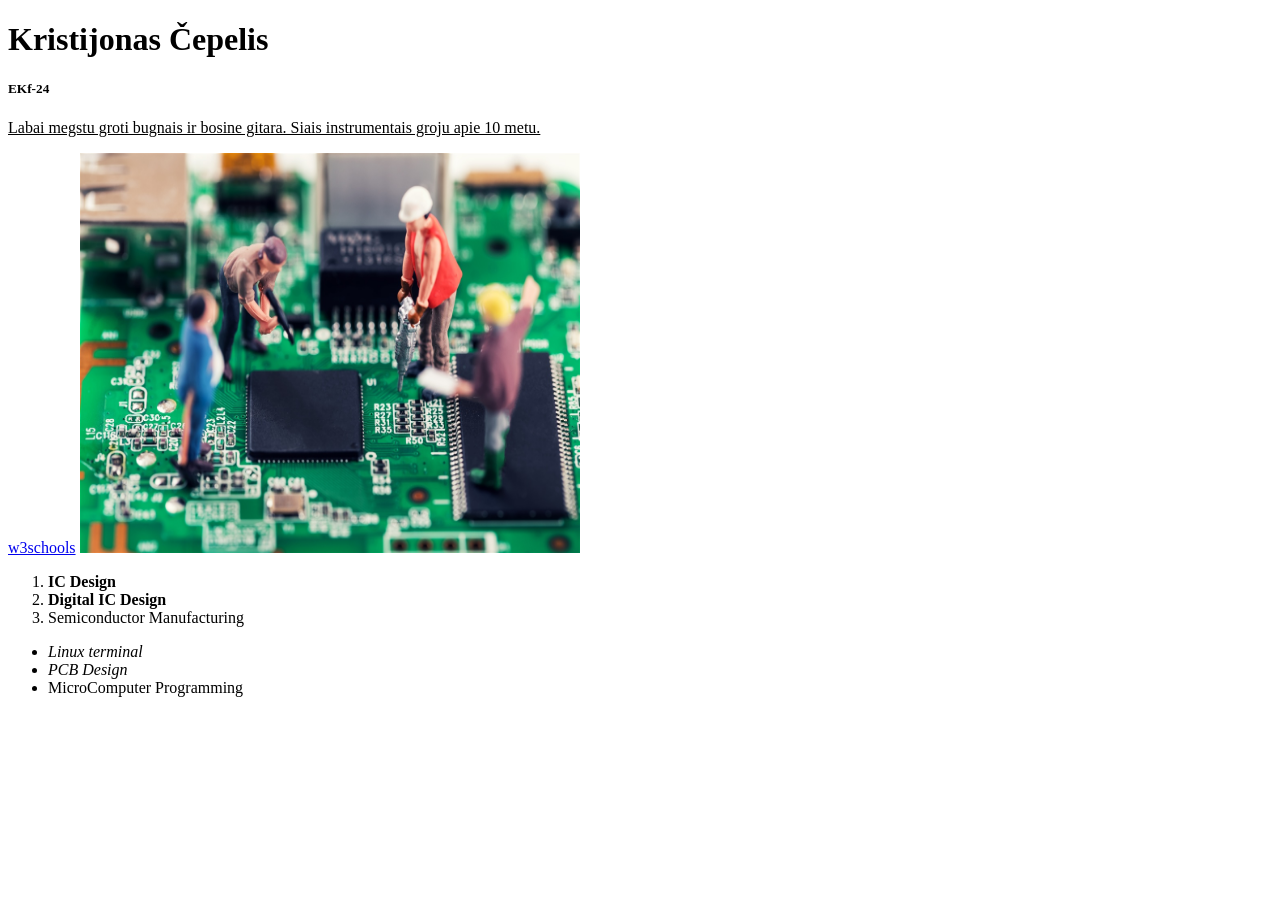
<file: index.html>
<!-- Kristijonas Cepelis EKf-24 -->
<!DOCTYPE html>
<html lang="en">
    <head>
        <meta charset="UTF-8" />
        <meta name="viewport" content="width=device-width, initial-scale=1.0" />
        <title>Document</title>
    </head>
    <body>
        <h1>Kristijonas Čepelis</h1>
        <h5>EKf-24</h5>
        <div>
            <p>
                <u>
                    Labai megstu groti bugnais ir bosine gitara. Siais
                    instrumentais groju
                    apie 10 metu.
                </u>
            </p>
            <a href="https://www.w3schools.com/html/">w3schools</a>
            <img src="images/Chip.jpg" alt="Chip Workers" width="500"
                height="400" />
            <ol>
                <li><strong>IC Design</strong></li>
                <li><b>Digital IC Design</b></li>
                <li>Semiconductor Manufacturing</li>
            </ol>
            <ul>
                <li><em>Linux terminal</em></li>
                <li><i>PCB Design</i></li>
                <li>MicroComputer Programming</li>
            </ul>
        </div>
    </body>
</html>

<!--
<!DOCTYPE html> informacija narsyklei apie dokumento tipa.
<html> visas dokumentas jo viduje, isskyrus <!DOCTYPE> tag'a. Taip pat nustatoma kalba.
<head> laiko dokumento metadata, kuri yra nematoma.
<meta> naudojama irasyti metadata, pvz. raidziu rinkinius, puslapio aprasa ar puslapio autoriu.
<title> naudojamas nustatyti puslapio pavadinimui.
<body> laiko visa matoma turini kaip tekstas, paveiksliukai, mygtukai ir pns.
<div> grupuoja elementus i viena bloka.
<strong> tekstas rasomas bold (paryskintas), taciau naudojama semantika, kuri padeda isskirti, kad sis tekstas svarbesnis.
<b> tekstas rasomas bold (pryskintai).
<em> tekstas rasomas italic (palinkes), taciau kaip ir <strong> naudoja semantika.
<i> tekstas rasomas italic (palinkes).
<u> teksto pabraukiamas.
-->
</file>
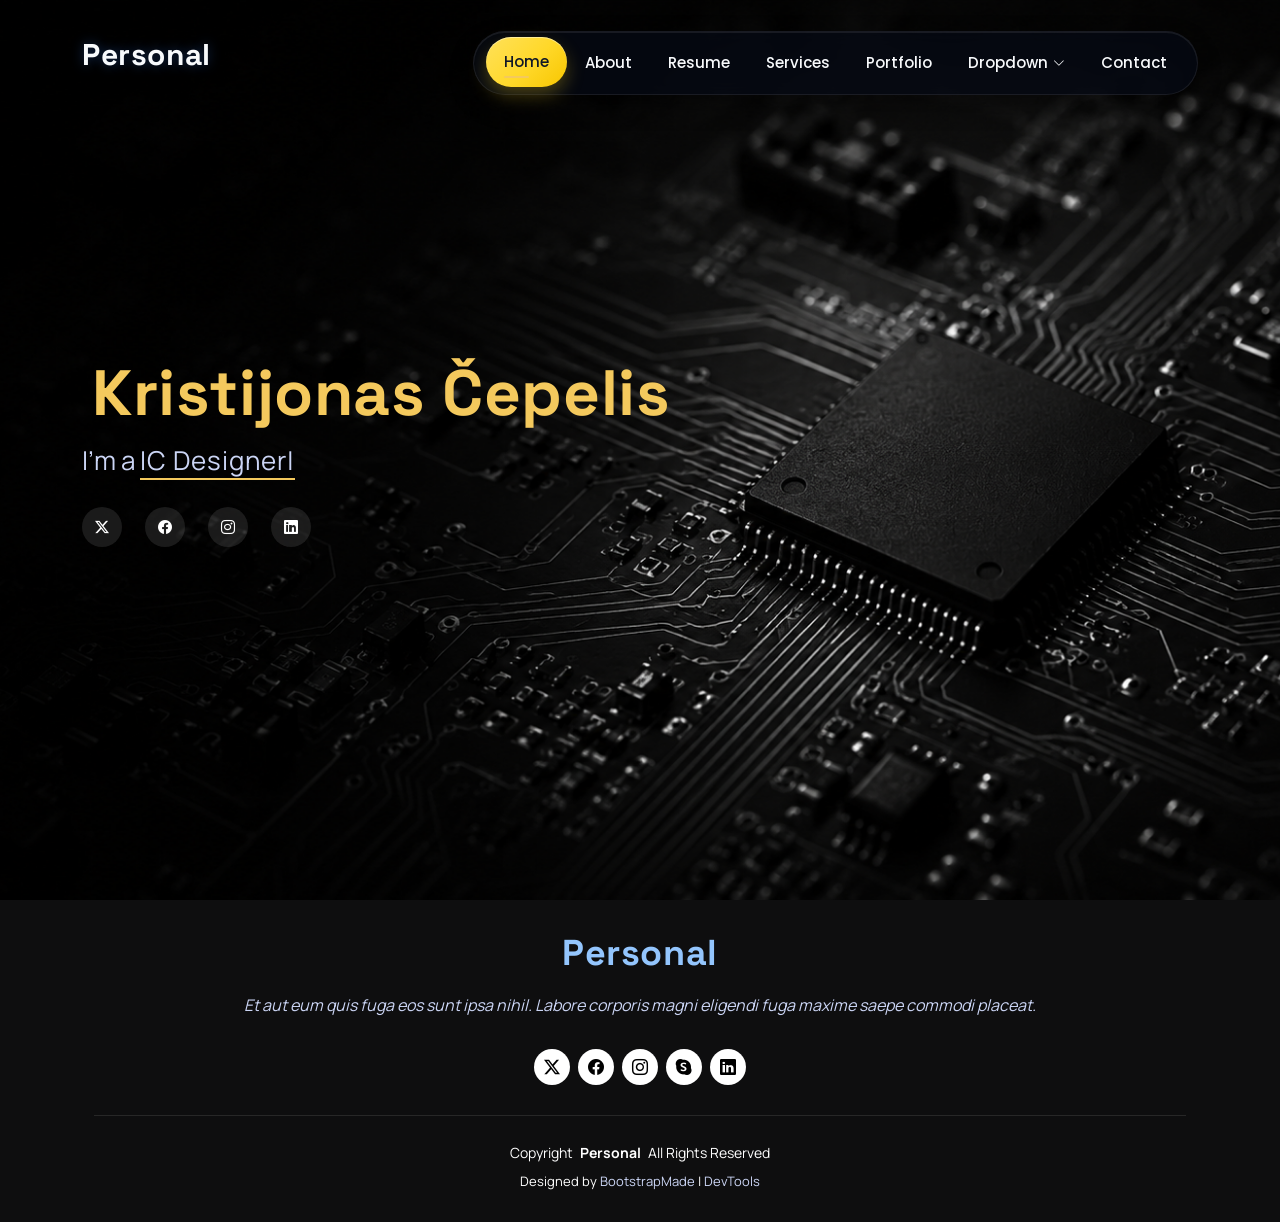
<file: Personal/index.html>
<!-- Kristijonas Čepelis EKf-24 -->
<!DOCTYPE html>
<html lang="lt">

<head>
  <meta charset="utf-8">
  <meta name="author" content="Kristijonas Čepelis">
  <meta content="width=device-width, initial-scale=1.0" name="viewport">
  <title>Mano CV</title>
  <meta name="description" content="Kristijonas Čepelis CV puslapis">
  <meta name="keywords" content="Kristijonas Čepelis, CV, Portfolio, Engineer">

  <!-- Favicons -->
  <link href="assets/img/favicon.png" rel="icon">
  <link href="assets/img/apple-touch-icon.png" rel="apple-touch-icon">

  <!-- Fonts -->
  <link href="https://fonts.googleapis.com" rel="preconnect">
  <link href="https://fonts.gstatic.com" rel="preconnect" crossorigin>
  <link href="https://fonts.googleapis.com/css2?family=Roboto:ital,wght@0,100;0,300;0,400;0,500;0,700;0,900;1,100;1,300;1,400;1,500;1,700;1,900&family=Poppins:ital,wght@0,100;0,200;0,300;0,400;0,500;0,600;0,700;0,800;0,900;1,100;1,200;1,300;1,400;1,500;1,600;1,700;1,800;1,900&family=Raleway:ital,wght@0,100;0,200;0,300;0,400;0,500;0,600;0,700;0,800;0,900;1,100;1,200;1,300;1,400;1,500;1,600;1,700;1,800;1,900&display=swap" rel="stylesheet">
  <link href="https://fonts.googleapis.com/css2?family=Space+Grotesk:wght@300;400;500;600&display=swap" rel="stylesheet">
  <link href="https://fonts.googleapis.com/css2?family=Manrope:wght@300;400;600;700&display=swap" rel="stylesheet">

  <!-- Vendor CSS Files -->
  <link href="assets/vendor/bootstrap/css/bootstrap.min.css" rel="stylesheet">
  <link href="assets/vendor/bootstrap-icons/bootstrap-icons.css" rel="stylesheet">
  <link href="assets/vendor/aos/aos.css" rel="stylesheet">
  <link href="assets/vendor/swiper/swiper-bundle.min.css" rel="stylesheet">
  <link href="assets/vendor/glightbox/css/glightbox.min.css" rel="stylesheet">

  <!-- Main CSS File -->
  <link href="assets/css/main.css" rel="stylesheet">

  <!-- Custom CSS File -->
  <link href="assets/css/custom.css" rel="stylesheet">
  
  <!-- =======================================================
  * Template Name: Personal
  * Template URL: https://bootstrapmade.com/personal-free-resume-bootstrap-template/
  * Updated: Mar 05 2025 with Bootstrap v5.3.3
  * Author: BootstrapMade.com
  * License: https://bootstrapmade.com/license/
  ======================================================== -->
</head>

<body class="index-page">

  <header id="header" class="header d-flex align-items-center fixed-top">
    <div class="container-fluid container-xl position-relative d-flex align-items-center justify-content-between">

      <a href="index.html" class="logo d-flex align-items-center">
        <!-- Uncomment the line below if you also wish to use an image logo -->
        <!-- <img src="assets/img/logo.webp" alt=""> -->
        <h1 class="sitename">Personal</h1>
      </a>

      <nav id="navmenu" class="navmenu">
        <ul>
          <li><a href="index.html" class="active">Home</a></li>
          <li><a href="about.html">About</a></li>
          <li><a href="resume.html">Resume</a></li>
          <li><a href="services.html">Services</a></li>
          <li><a href="portfolio.html">Portfolio</a></li>
          <li class="dropdown"><a href="javascript:void(0)"><span>Dropdown</span> <i class="bi bi-chevron-down toggle-dropdown"></i></a>
            <ul>
          <li><a href="javascript:void(0)">Dropdown 1</a></li>
          <li class="dropdown"><a href="javascript:void(0)"><span>Deep Dropdown</span> <i class="bi bi-chevron-down toggle-dropdown"></i></a>
            <ul>
              <li><a href="javascript:void(0)">Deep Dropdown 1</a></li>
              <li><a href="javascript:void(0)">Deep Dropdown 2</a></li>
              <li><a href="javascript:void(0)">Deep Dropdown 3</a></li>
              <li><a href="javascript:void(0)">Deep Dropdown 4</a></li>
              <li><a href="javascript:void(0)">Deep Dropdown 5</a></li>
            </ul>
          </li>
          <li><a href="javascript:void(0)">Dropdown 2</a></li>
          <li><a href="javascript:void(0)">Dropdown 3</a></li>
          <li><a href="javascript:void(0)">Dropdown 4</a></li>
            </ul>
          </li>
          <li><a href="contact.html">Contact</a></li>
        </ul>
        <i class="mobile-nav-toggle d-xl-none bi bi-list"></i>
      </nav>

    </div>
  </header>

  <main class="main">

    <!-- Hero Section -->
    <section id="hero" class="hero section dark-background">

      <img src="assets/img/main-screen.png" alt="Hero background image" data-aos="fade-in">

      <div class="container" data-aos="zoom-out" data-aos-delay="100">
        <h2>Kristijonas Čepelis</h2>
        <p>I'm a <span class="typed" data-typed-items="IC Designer, Developer, Engineer"></span><span class="typed-cursor typed-cursor--blink"></span></p>
        <div class="social-links">
          <a href="javascript:void(0)"><i class="bi bi-twitter-x"></i></a>
          <a href="javascript:void(0)"><i class="bi bi-facebook"></i></a>
          <a href="javascript:void(0)"><i class="bi bi-instagram"></i></a>
          <a href="javascript:void(0)"><i class="bi bi-linkedin"></i></a>
        </div>
      </div>

    </section><!-- /Hero Section -->

  </main>

  <footer id="footer" class="footer dark-background">
    <div class="container">
      <h3 class="sitename">Personal</h3>
      <p>Et aut eum quis fuga eos sunt ipsa nihil. Labore corporis magni eligendi fuga maxime saepe commodi placeat.</p>
      <div class="social-links d-flex justify-content-center">
        <a href="javascript:void(0)"><i class="bi bi-twitter-x"></i></a>
        <a href="javascript:void(0)"><i class="bi bi-facebook"></i></a>
        <a href="javascript:void(0)"><i class="bi bi-instagram"></i></a>
        <a href="javascript:void(0)"><i class="bi bi-skype"></i></a>
        <a href="javascript:void(0)"><i class="bi bi-linkedin"></i></a>
      </div>
      <div class="container">
        <div class="copyright">
          <span>Copyright</span> <strong class="px-1 sitename">Personal</strong> <span>All Rights Reserved</span>
        </div>
        <div class="credits">
          <!-- All the links in the footer should remain intact. -->
          <!-- You can delete the links only if you've purchased the pro version. -->
          <!-- Licensing information: https://bootstrapmade.com/license/ -->
          <!-- Purchase the pro version with working PHP/AJAX contact form: [buy-url] -->
          Designed by <a href="https://bootstrapmade.com/">BootstrapMade</a> | <a href="https://bootstrapmade.com/tools/">DevTools</a>
        </div>
      </div>
    </div>
  </footer>

  <!-- Scroll Top -->
  <a href="javascript:void(0)" id="scroll-top" class="scroll-top d-flex align-items-center justify-content-center"><i class="bi bi-arrow-up-short"></i></a>

  <!-- Preloader -->
  <div id="preloader"></div>

  <!-- Vendor JS Files -->
  <script src="assets/vendor/bootstrap/js/bootstrap.bundle.min.js"></script>
  <script src="assets/vendor/php-email-form/validate.js"></script>
  <script src="assets/vendor/aos/aos.js"></script>
  <script src="assets/vendor/typed.js/typed.umd.js"></script>
  <script src="assets/vendor/purecounter/purecounter_vanilla.js"></script>
  <script src="assets/vendor/waypoints/noframework.waypoints.js"></script>
  <script src="assets/vendor/swiper/swiper-bundle.min.js"></script>
  <script src="assets/vendor/glightbox/js/glightbox.min.js"></script>
  <script src="assets/vendor/imagesloaded/imagesloaded.pkgd.min.js"></script>
  <script src="assets/vendor/isotope-layout/isotope.pkgd.min.js"></script>

  <!-- Main JS File -->
  <script src="assets/js/main.js"></script>
  <script src="assets/js/custom.js"></script>

</body>

</html>
</file>
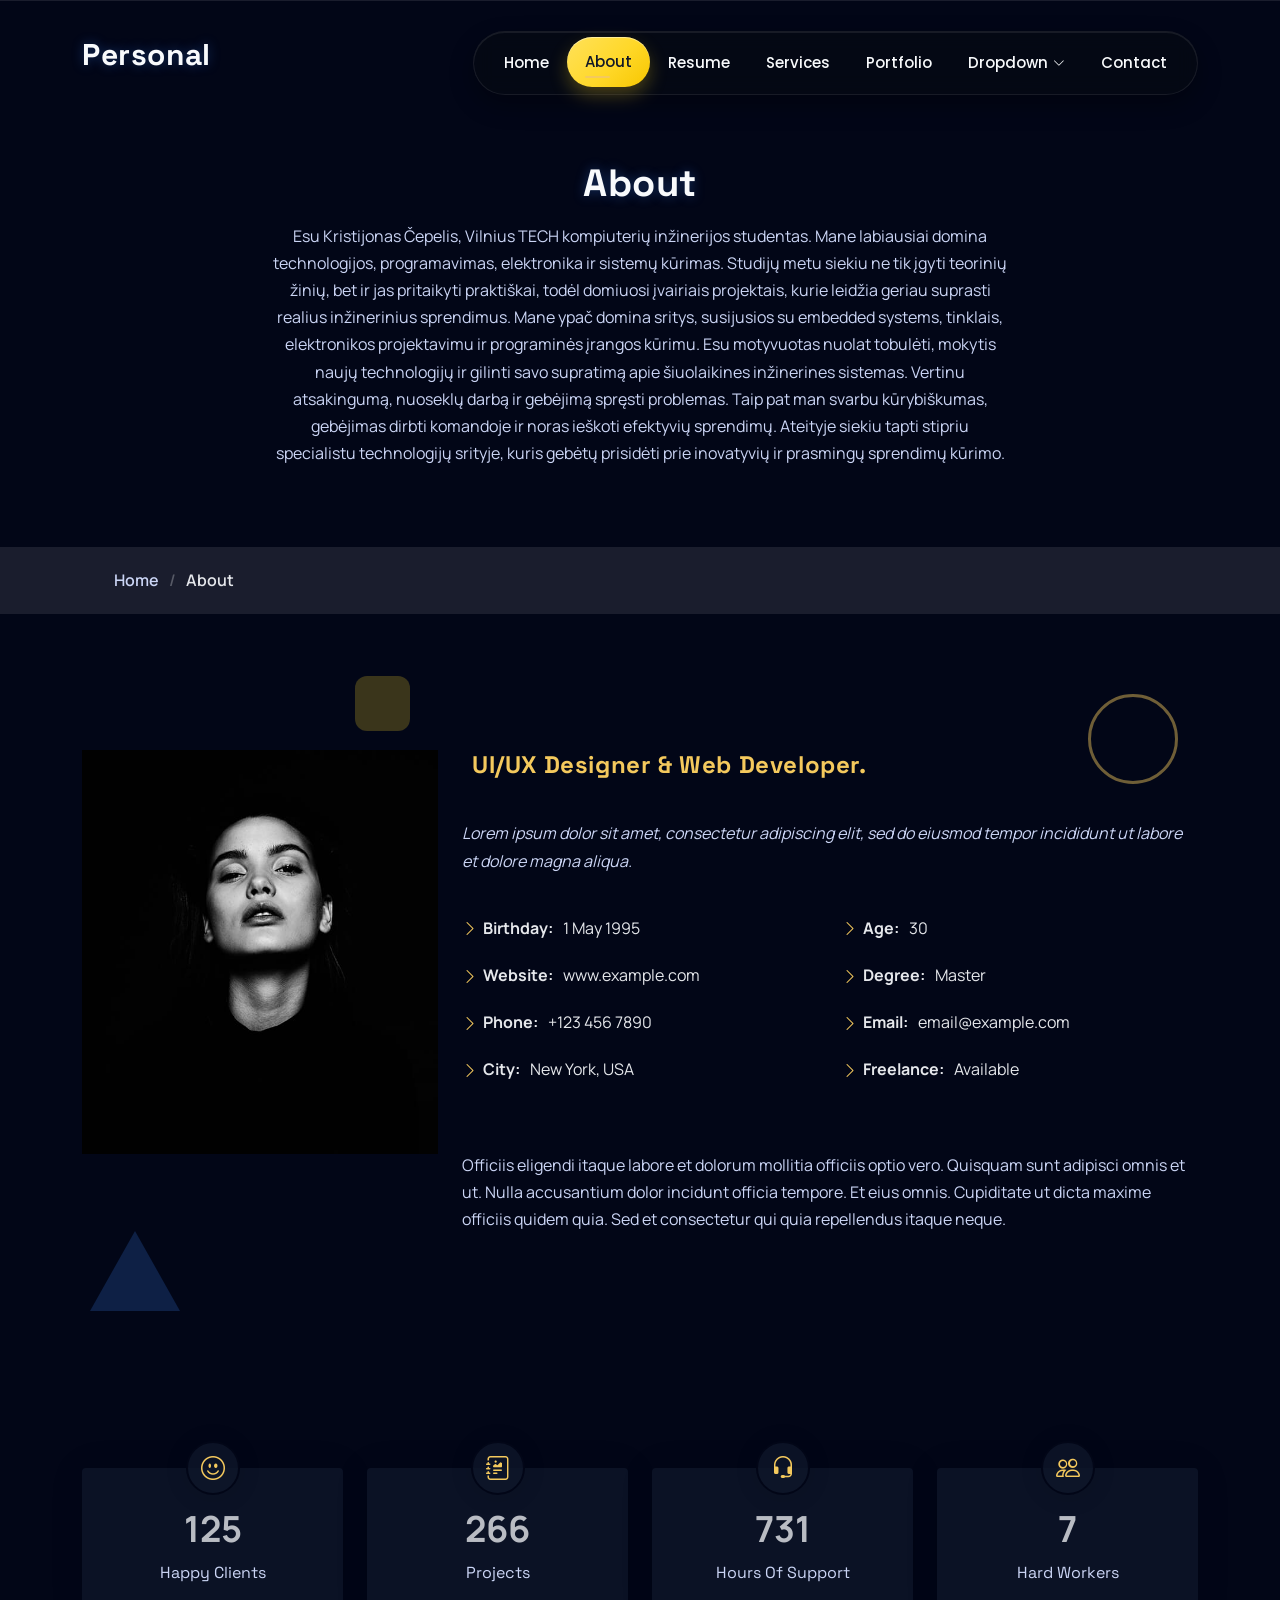
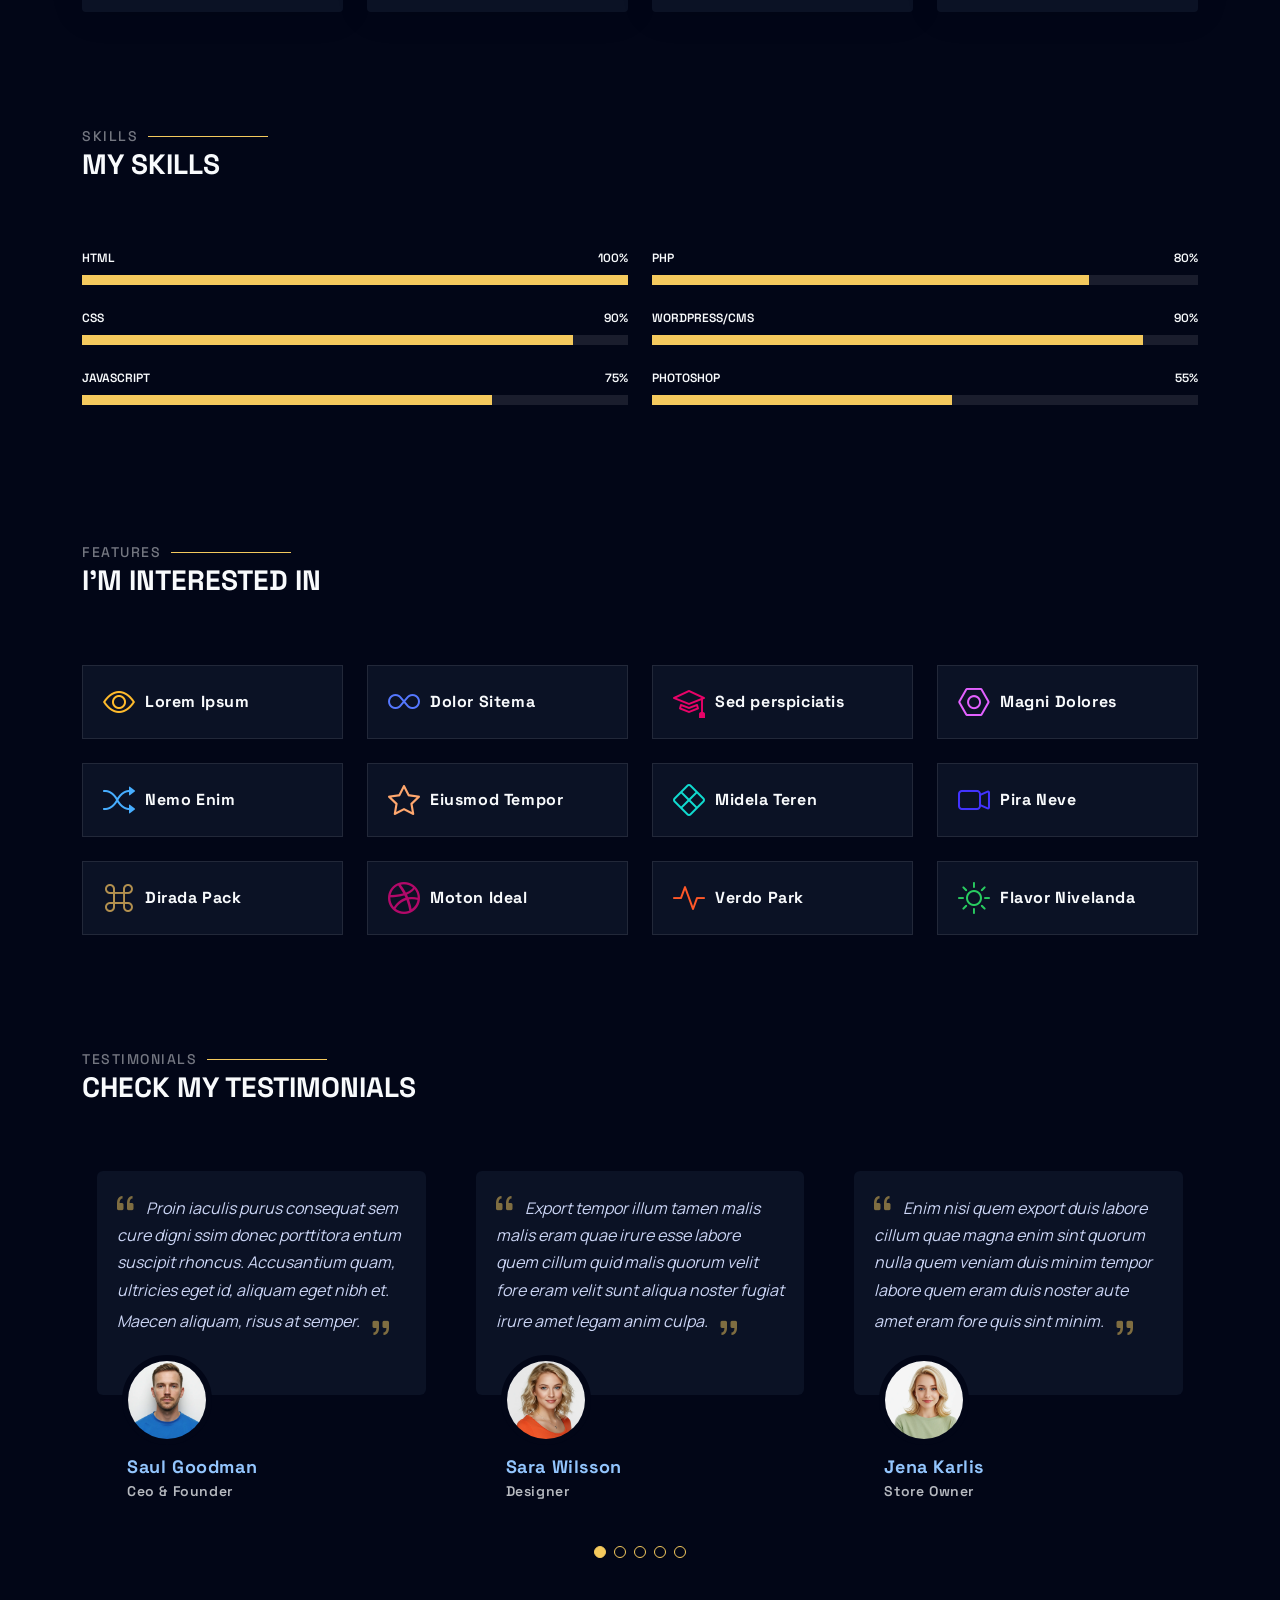
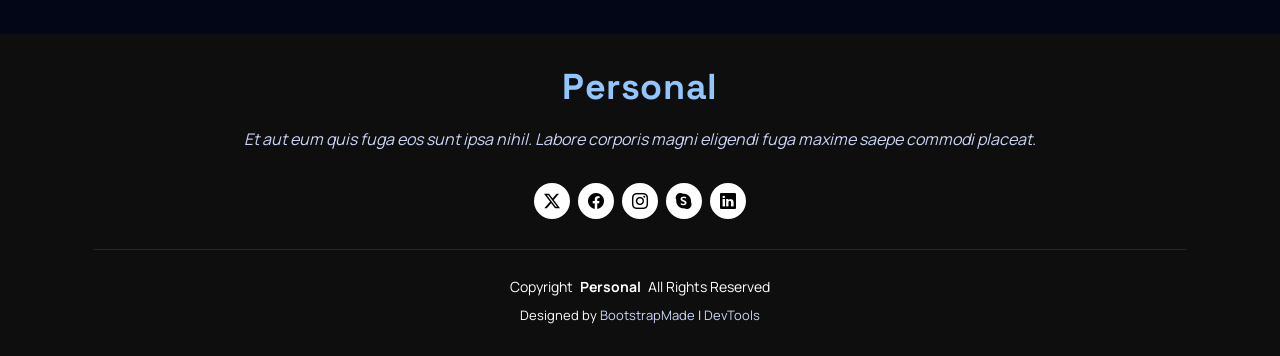
<file: Personal/about.html>
<!DOCTYPE html>
<html lang="en">

  <head>
    <meta charset="utf-8">
    <meta content="width=device-width, initial-scale=1.0" name="viewport">
    <title>About - Personal Bootstrap Template</title>
    <meta name="description" content="About Kristijonas Čepelis - Personal CV and Portfolio">
    <meta name="keywords" content="Kristijonas Čepelis, CV, About, Portfolio">

    <!-- Favicons -->
    <link href="assets/img/favicon.png" rel="icon">
    <link href="assets/img/apple-touch-icon.png" rel="apple-touch-icon">

    <!-- Fonts -->
    <link href="https://fonts.googleapis.com" rel="preconnect">
    <link href="https://fonts.gstatic.com" rel="preconnect" crossorigin>
    <link
      href="https://fonts.googleapis.com/css2?family=Roboto:ital,wght@0,100;0,300;0,400;0,500;0,700;0,900;1,100;1,300;1,400;1,500;1,700;1,900&family=Poppins:ital,wght@0,100;0,200;0,300;0,400;0,500;0,600;0,700;0,800;0,900;1,100;1,200;1,300;1,400;1,500;1,600;1,700;1,800;1,900&family=Raleway:ital,wght@0,100;0,200;0,300;0,400;0,500;0,600;0,700;0,800;0,900;1,100;1,200;1,300;1,400;1,500;1,600;1,700;1,800;1,900&display=swap"
      rel="stylesheet">
    <link
      href="https://fonts.googleapis.com/css2?family=Space+Grotesk:wght@300;400;500;600&display=swap"
      rel="stylesheet">
    <link
      href="https://fonts.googleapis.com/css2?family=Manrope:wght@300;400;600;700&display=swap"
      rel="stylesheet">

    <!-- Vendor CSS Files -->
    <link href="assets/vendor/bootstrap/css/bootstrap.min.css" rel="stylesheet">
    <link href="assets/vendor/bootstrap-icons/bootstrap-icons.css"
      rel="stylesheet">
    <link href="assets/vendor/aos/aos.css" rel="stylesheet">
    <link href="assets/vendor/swiper/swiper-bundle.min.css" rel="stylesheet">
    <link href="assets/vendor/glightbox/css/glightbox.min.css" rel="stylesheet">

    <!-- Main CSS File -->
    <link href="assets/css/main.css" rel="stylesheet">

    <!-- Custom CSS File -->
    <link href="assets/css/custom.css" rel="stylesheet">

    <!-- =======================================================
  * Template Name: Personal
  * Template URL: https://bootstrapmade.com/personal-free-resume-bootstrap-template/
  * Updated: Mar 05 2025 with Bootstrap v5.3.3
  * Author: BootstrapMade.com
  * License: https://bootstrapmade.com/license/
  ======================================================== -->
  </head>

  <body class="about-page">

    <header id="header" class="header d-flex align-items-center fixed-top">
      <div
        class="container-fluid container-xl position-relative d-flex align-items-center justify-content-between">

        <a href="index.html" class="logo d-flex align-items-center">
          <!-- Uncomment the line below if you also wish to use an image logo -->
          <!-- <img src="assets/img/logo.webp" alt=""> -->
          <h1 class="sitename">Personal</h1>
        </a>

        <nav id="navmenu" class="navmenu">
          <ul>
            <li><a href="index.html">Home</a></li>
            <li><a href="about.html" class="active">About</a></li>
            <li><a href="resume.html">Resume</a></li>
            <li><a href="services.html">Services</a></li>
            <li><a href="portfolio.html">Portfolio</a></li>
            <li class="dropdown"><a href="#"><span>Dropdown</span> <i
                  class="bi bi-chevron-down toggle-dropdown"></i></a>
              <ul>
                <li><a href="#">Dropdown 1</a></li>
                <li class="dropdown"><a href="#"><span>Deep Dropdown</span> <i
                      class="bi bi-chevron-down toggle-dropdown"></i></a>
                  <ul>
                    <li><a href="#">Deep Dropdown 1</a></li>
                    <li><a href="#">Deep Dropdown 2</a></li>
                    <li><a href="#">Deep Dropdown 3</a></li>
                    <li><a href="#">Deep Dropdown 4</a></li>
                    <li><a href="#">Deep Dropdown 5</a></li>
                  </ul>
                </li>
                <li><a href="#">Dropdown 2</a></li>
                <li><a href="#">Dropdown 3</a></li>
                <li><a href="#">Dropdown 4</a></li>
              </ul>
            </li>
            <li><a href="contact.html">Contact</a></li>
          </ul>
          <i class="mobile-nav-toggle d-xl-none bi bi-list"></i>
        </nav>

      </div>
    </header>

    <main class="main">

      <!-- Page Title -->
      <div class="page-title" data-aos="fade">
        <div class="heading">
          <div class="container">
            <div class="row d-flex justify-content-center text-center">
              <div class="col-lg-8">
                <h1>About</h1>
                <p class="mb-0">Esu Kristijonas Čepelis, Vilnius TECH
                  kompiuterių inžinerijos studentas. Mane labiausiai domina
                  technologijos, programavimas, elektronika ir sistemų kūrimas.
                  Studijų metu siekiu ne tik įgyti
                  teorinių žinių, bet ir jas pritaikyti praktiškai, todėl
                  domiuosi įvairiais projektais, kurie leidžia
                  geriau suprasti realius inžinerinius sprendimus. Mane ypač
                  domina sritys, susijusios su embedded
                  systems, tinklais, elektronikos projektavimu ir programinės
                  įrangos kūrimu.

                  Esu motyvuotas nuolat tobulėti, mokytis naujų technologijų ir
                  gilinti savo supratimą apie šiuolaikines
                  inžinerines sistemas. Vertinu atsakingumą, nuoseklų darbą ir
                  gebėjimą spręsti problemas. Taip pat man
                  svarbu kūrybiškumas, gebėjimas dirbti komandoje ir noras
                  ieškoti efektyvių sprendimų. Ateityje siekiu
                  tapti stipriu specialistu technologijų srityje, kuris gebėtų
                  prisidėti prie inovatyvių ir prasmingų
                  sprendimų kūrimo.</p>
              </div>
            </div>
          </div>
        </div>
        <nav class="breadcrumbs">
          <div class="container">
            <ol>
              <li><a href="index.html">Home</a></li>
              <li class="current">About</li>
            </ol>
          </div>
        </nav>
      </div><!-- End Page Title -->

      <!-- About Section -->
      <section id="about" class="about section">

        <div class="container" data-aos="fade-up" data-aos-delay="100">

          <div class="row gy-4 justify-content-center">
            <div class="col-lg-4">
              <img src="assets/img/profile-img.jpg" class="img-fluid" alt="Kristijonas Čepelis profile image">
            </div>
            <div class="col-lg-8 content">
              <h2>UI/UX Designer &amp; Web Developer.</h2>
              <p class="fst-italic py-3">
                Lorem ipsum dolor sit amet, consectetur adipiscing elit, sed do
                eiusmod tempor incididunt ut labore et dolore
                magna aliqua.
              </p>
              <div class="row">
                <div class="col-lg-6">
                  <ul>
                    <li><i class="bi bi-chevron-right"></i>
                      <strong>Birthday:</strong> <span>1 May 1995</span></li>
                    <li><i class="bi bi-chevron-right"></i>
                      <strong>Website:</strong>
                      <span>www.example.com</span></li>
                    <li><i class="bi bi-chevron-right"></i>
                      <strong>Phone:</strong> <span>+123 456 7890</span></li>
                    <li><i class="bi bi-chevron-right"></i>
                      <strong>City:</strong> <span>New York, USA</span></li>
                  </ul>
                </div>
                <div class="col-lg-6">
                  <ul>
                    <li><i class="bi bi-chevron-right"></i>
                      <strong>Age:</strong> <span>30</span></li>
                    <li><i class="bi bi-chevron-right"></i>
                      <strong>Degree:</strong> <span>Master</span></li>
                    <li><i class="bi bi-chevron-right"></i>
                      <strong>Email:</strong>
                      <span>email@example.com</span></li>
                    <li><i class="bi bi-chevron-right"></i>
                      <strong>Freelance:</strong> <span>Available</span></li>
                  </ul>
                </div>
              </div>
              <p class="py-3">
                Officiis eligendi itaque labore et dolorum mollitia officiis
                optio vero. Quisquam sunt adipisci omnis et ut. Nulla
                accusantium dolor incidunt officia tempore. Et eius omnis.
                Cupiditate ut dicta maxime officiis quidem quia. Sed et
                consectetur qui quia repellendus itaque neque.
              </p>
            </div>
          </div>

        </div>

      </section><!-- /About Section -->

      <!-- Stats Section -->
      <section id="stats" class="stats section">

        <div class="container" data-aos="fade-up" data-aos-delay="100">

          <div class="row gy-4">

            <div
              class="col-lg-3 col-md-6 d-flex flex-column align-items-center">
              <i class="bi bi-emoji-smile"></i>
              <div class="stats-item">
                <span data-purecounter-start="0" data-purecounter-end="232"
                  data-purecounter-duration="1" class="purecounter"></span>
                <p>Happy Clients</p>
              </div>
            </div><!-- End Stats Item -->

            <div
              class="col-lg-3 col-md-6 d-flex flex-column align-items-center">
              <i class="bi bi-journal-richtext"></i>
              <div class="stats-item">
                <span data-purecounter-start="0" data-purecounter-end="521"
                  data-purecounter-duration="1" class="purecounter"></span>
                <p>Projects</p>
              </div>
            </div><!-- End Stats Item -->

            <div
              class="col-lg-3 col-md-6 d-flex flex-column align-items-center">
              <i class="bi bi-headset"></i>
              <div class="stats-item">
                <span data-purecounter-start="0" data-purecounter-end="1463"
                  data-purecounter-duration="1" class="purecounter"></span>
                <p>Hours Of Support</p>
              </div>
            </div><!-- End Stats Item -->

            <div
              class="col-lg-3 col-md-6 d-flex flex-column align-items-center">
              <i class="bi bi-people"></i>
              <div class="stats-item">
                <span data-purecounter-start="0" data-purecounter-end="15"
                  data-purecounter-duration="1" class="purecounter"></span>
                <p>Hard Workers</p>
              </div>
            </div><!-- End Stats Item -->

          </div>

        </div>

      </section><!-- /Stats Section -->

      <!-- Skills Section -->
      <section id="skills" class="skills section">

        <!-- Section Title -->
        <div class="container section-title" data-aos="fade-up">
          <h2>Skills</h2>
          <div><span>My</span> <span
              class="description-title">Skills</span></div>
        </div><!-- End Section Title -->

        <div class="container" data-aos="fade-up" data-aos-delay="100">

          <div class="row skills-content skills-animation">

            <div class="col-lg-6">

              <div class="progress">
                <span class="skill"><span>HTML</span> <i
                    class="val">100%</i></span>
                <div class="progress-bar-wrap">
                  <div class="progress-bar" role="progressbar"
                    aria-valuenow="100" aria-valuemin="0"
                    aria-valuemax="100"></div>
                </div>
              </div><!-- End Skills Item -->

              <div class="progress">
                <span class="skill"><span>CSS</span> <i
                    class="val">90%</i></span>
                <div class="progress-bar-wrap">
                  <div class="progress-bar" role="progressbar"
                    aria-valuenow="90" aria-valuemin="0"
                    aria-valuemax="100"></div>
                </div>
              </div><!-- End Skills Item -->

              <div class="progress">
                <span class="skill"><span>JavaScript</span> <i
                    class="val">75%</i></span>
                <div class="progress-bar-wrap">
                  <div class="progress-bar" role="progressbar"
                    aria-valuenow="75" aria-valuemin="0"
                    aria-valuemax="100"></div>
                </div>
              </div><!-- End Skills Item -->

            </div>

            <div class="col-lg-6">

              <div class="progress">
                <span class="skill"><span>PHP</span> <i
                    class="val">80%</i></span>
                <div class="progress-bar-wrap">
                  <div class="progress-bar" role="progressbar"
                    aria-valuenow="80" aria-valuemin="0"
                    aria-valuemax="100"></div>
                </div>
              </div><!-- End Skills Item -->

              <div class="progress">
                <span class="skill"><span>WordPress/CMS</span> <i
                    class="val">90%</i></span>
                <div class="progress-bar-wrap">
                  <div class="progress-bar" role="progressbar"
                    aria-valuenow="90" aria-valuemin="0"
                    aria-valuemax="100"></div>
                </div>
              </div><!-- End Skills Item -->

              <div class="progress">
                <span class="skill"><span>Photoshop</span> <i
                    class="val">55%</i></span>
                <div class="progress-bar-wrap">
                  <div class="progress-bar" role="progressbar"
                    aria-valuenow="55" aria-valuemin="0"
                    aria-valuemax="100"></div>
                </div>
              </div><!-- End Skills Item -->

            </div>

          </div>

        </div>

      </section><!-- /Skills Section -->

      <!-- Interests Section -->
      <section id="interests" class="interests section">

        <!-- Section Title -->
        <div class="container section-title" data-aos="fade-up">
          <h2>Features</h2>
          <div><span>I'm</span> <span class="description-title">interested
              in</span></div>
        </div><!-- End Section Title -->

        <div class="container">

          <div class="row gy-4">

            <div class="col-lg-3 col-md-4" data-aos="fade-up"
              data-aos-delay="100">
              <div class="features-item">
                <i class="bi bi-eye" style="color: #ffbb2c;"></i>
                <h3><a href class="stretched-link">Lorem Ipsum</a></h3>
              </div>
            </div><!-- End Feature Item -->

            <div class="col-lg-3 col-md-4" data-aos="fade-up"
              data-aos-delay="200">
              <div class="features-item">
                <i class="bi bi-infinity" style="color: #5578ff;"></i>
                <h3><a href class="stretched-link">Dolor Sitema</a></h3>
              </div>
            </div><!-- End Feature Item -->

            <div class="col-lg-3 col-md-4" data-aos="fade-up"
              data-aos-delay="300">
              <div class="features-item">
                <i class="bi bi-mortarboard" style="color: #e80368;"></i>
                <h3><a href class="stretched-link">Sed perspiciatis</a></h3>
              </div>
            </div><!-- End Feature Item -->

            <div class="col-lg-3 col-md-4" data-aos="fade-up"
              data-aos-delay="400">
              <div class="features-item">
                <i class="bi bi-nut" style="color: #e361ff;"></i>
                <h3><a href class="stretched-link">Magni Dolores</a></h3>
              </div>
            </div><!-- End Feature Item -->

            <div class="col-lg-3 col-md-4" data-aos="fade-up"
              data-aos-delay="500">
              <div class="features-item">
                <i class="bi bi-shuffle" style="color: #47aeff;"></i>
                <h3><a href class="stretched-link">Nemo Enim</a></h3>
              </div>
            </div><!-- End Feature Item -->

            <div class="col-lg-3 col-md-4" data-aos="fade-up"
              data-aos-delay="600">
              <div class="features-item">
                <i class="bi bi-star" style="color: #ffa76e;"></i>
                <h3><a href class="stretched-link">Eiusmod Tempor</a></h3>
              </div>
            </div><!-- End Feature Item -->

            <div class="col-lg-3 col-md-4" data-aos="fade-up"
              data-aos-delay="700">
              <div class="features-item">
                <i class="bi bi-x-diamond" style="color: #11dbcf;"></i>
                <h3><a href class="stretched-link">Midela Teren</a></h3>
              </div>
            </div><!-- End Feature Item -->

            <div class="col-lg-3 col-md-4" data-aos="fade-up"
              data-aos-delay="800">
              <div class="features-item">
                <i class="bi bi-camera-video" style="color: #4233ff;"></i>
                <h3><a href class="stretched-link">Pira Neve</a></h3>
              </div>
            </div><!-- End Feature Item -->

            <div class="col-lg-3 col-md-4" data-aos="fade-up"
              data-aos-delay="900">
              <div class="features-item">
                <i class="bi bi-command" style="color: #b2904f;"></i>
                <h3><a href class="stretched-link">Dirada Pack</a></h3>
              </div>
            </div><!-- End Feature Item -->

            <div class="col-lg-3 col-md-4" data-aos="fade-up"
              data-aos-delay="1000">
              <div class="features-item">
                <i class="bi bi-dribbble" style="color: #b20969;"></i>
                <h3><a href class="stretched-link">Moton Ideal</a></h3>
              </div>
            </div><!-- End Feature Item -->

            <div class="col-lg-3 col-md-4" data-aos="fade-up"
              data-aos-delay="1100">
              <div class="features-item">
                <i class="bi bi-activity" style="color: #ff5828;"></i>
                <h3><a href class="stretched-link">Verdo Park</a></h3>
              </div>
            </div><!-- End Feature Item -->

            <div class="col-lg-3 col-md-4" data-aos="fade-up"
              data-aos-delay="1200">
              <div class="features-item">
                <i class="bi bi-brightness-high" style="color: #29cc61;"></i>
                <h3><a href class="stretched-link">Flavor Nivelanda</a></h3>
              </div>
            </div><!-- End Feature Item -->

          </div>

        </div>

      </section><!-- /Interests Section -->

      <!-- Testimonials Section -->
      <section id="testimonials" class="testimonials section">

        <!-- Section Title -->
        <div class="container section-title" data-aos="fade-up">
          <h2>Testimonials</h2>
          <div><span>Check my</span> <span
              class="description-title">Testimonials</span></div>
        </div><!-- End Section Title -->

        <div class="container" data-aos="fade-up" data-aos-delay="100">

          <div class="swiper init-swiper" data-speed="600" data-delay="5000">
            <script type="application/json" class="swiper-config">
            {
              "loop": true,
              "speed": 600,
              "autoplay": {
                "delay": 5000
              },
              "slidesPerView": "auto",
              "pagination": {
                "el": ".swiper-pagination",
                "type": "bullets",
                "clickable": true
              },
              "breakpoints": {
                "320": {
                  "slidesPerView": 1,
                  "spaceBetween": 40
                },
                "1200": {
                  "slidesPerView": 3,
                  "spaceBetween": 20
                }
              }
            }
          </script>
            <div class="swiper-wrapper">

              <div class="swiper-slide">
                <div class="testimonial-item">
                  <p>
                    <i class=" bi bi-quote quote-icon-left"></i>
                    <span>Proin iaculis purus consequat sem cure digni ssim
                      donec porttitora entum suscipit rhoncus. Accusantium quam,
                      ultricies eget id, aliquam eget nibh et. Maecen aliquam,
                      risus at semper.</span>
                    <i class="bi bi-quote quote-icon-right"></i>
                  </p>
                  <img src="assets/img/person/person-m-9.webp"
                    class="testimonial-img" alt="Saul Goodman">
                  <h3>Saul Goodman</h3>
                  <h4>Ceo &amp; Founder</h4>
                </div>
              </div><!-- End testimonial item -->

              <div class="swiper-slide">
                <div class="testimonial-item">
                  <p>
                    <i class="bi bi-quote quote-icon-left"></i>
                    <span>Export tempor illum tamen malis malis eram quae irure
                      esse labore quem cillum quid malis quorum velit fore eram
                      velit sunt aliqua noster fugiat irure amet legam anim
                      culpa.</span>
                    <i class="bi bi-quote quote-icon-right"></i>
                  </p>
                  <img src="assets/img/person/person-f-5.webp"
                    class="testimonial-img" alt="Sara Wilsson">
                  <h3>Sara Wilsson</h3>
                  <h4>Designer</h4>
                </div>
              </div><!-- End testimonial item -->

              <div class="swiper-slide">
                <div class="testimonial-item">
                  <p>
                    <i class="bi bi-quote quote-icon-left"></i>
                    <span>Enim nisi quem export duis labore cillum quae magna
                      enim sint quorum nulla quem veniam duis minim tempor
                      labore quem eram duis noster aute amet eram fore quis sint
                      minim.</span>
                    <i class="bi bi-quote quote-icon-right"></i>
                  </p>
                  <img src="assets/img/person/person-f-12.webp"
                    class="testimonial-img" alt="Jena Karlis">
                  <h3>Jena Karlis</h3>
                  <h4>Store Owner</h4>
                </div>
              </div><!-- End testimonial item -->

              <div class="swiper-slide">
                <div class="testimonial-item">
                  <p>
                    <i class="bi bi-quote quote-icon-left"></i>
                    <span>Fugiat enim eram quae cillum dolore dolor amet nulla
                      culpa multos export minim fugiat dolor enim duis veniam
                      ipsum anim magna sunt elit fore quem dolore labore illum
                      veniam.</span>
                    <i class="bi bi-quote quote-icon-right"></i>
                  </p>
                  <img src="assets/img/person/person-m-12.webp"
                    class="testimonial-img" alt="Matt Brandon">
                  <h3>Matt Brandon</h3>
                  <h4>Freelancer</h4>
                </div>
              </div><!-- End testimonial item -->

              <div class="swiper-slide">
                <div class="testimonial-item">
                  <p>
                    <i class="bi bi-quote quote-icon-left"></i>
                    <span>Quis quorum aliqua sint quem legam fore sunt eram
                      irure aliqua veniam tempor noster veniam sunt culpa nulla
                      illum cillum fugiat legam esse veniam culpa fore nisi
                      cillum quid.</span>
                    <i class="bi bi-quote quote-icon-right"></i>
                  </p>
                  <img src="assets/img/person/person-m-13.webp"
                    class="testimonial-img" alt="John Larson">
                  <h3>John Larson</h3>
                  <h4>Entrepreneur</h4>
                </div>
              </div><!-- End testimonial item -->

            </div>
            <div class="swiper-pagination"></div>
          </div>

        </div>

      </section><!-- /Testimonials Section -->

    </main>

    <footer id="footer" class="footer dark-background">
      <div class="container">
        <h3 class="sitename">Personal</h3>
        <p>Et aut eum quis fuga eos sunt ipsa nihil. Labore corporis magni
          eligendi fuga maxime saepe commodi placeat.</p>
        <div class="social-links d-flex justify-content-center">
          <a href="javascript:void(0)"><i class="bi bi-twitter-x"></i></a>
          <a href="javascript:void(0)"><i class="bi bi-facebook"></i></a>
          <a href="javascript:void(0)"><i class="bi bi-instagram"></i></a>
          <a href="javascript:void(0)"><i class="bi bi-skype"></i></a>
          <a href="javascript:void(0)"><i class="bi bi-linkedin"></i></a>
        </div>
        <div class="container">
          <div class="copyright">
            <span>Copyright</span> <strong
              class="px-1 sitename">Personal</strong> <span>All Rights
              Reserved</span>
          </div>
          <div class="credits">
            <!-- All the links in the footer should remain intact. -->
            <!-- You can delete the links only if you've purchased the pro version. -->
            <!-- Licensing information: https://bootstrapmade.com/license/ -->
            <!-- Purchase the pro version with working PHP/AJAX contact form: [buy-url] -->
            Designed by <a href="https://bootstrapmade.com/">BootstrapMade</a> |
            <a href="https://bootstrapmade.com/tools/">DevTools</a>
          </div>
        </div>
      </div>
    </footer>

    <!-- Scroll Top -->
    <a href="javascript:void(0)" id="scroll-top"
      class="scroll-top d-flex align-items-center justify-content-center"><i
        class="bi bi-arrow-up-short"></i></a>

    <!-- Preloader -->
    <div id="preloader"></div>

    <!-- Vendor JS Files -->
    <script src="assets/vendor/bootstrap/js/bootstrap.bundle.min.js"></script>
    <script src="assets/vendor/php-email-form/validate.js"></script>
    <script src="assets/vendor/aos/aos.js"></script>
    <script src="assets/vendor/typed.js/typed.umd.js"></script>
    <script src="assets/vendor/purecounter/purecounter_vanilla.js"></script>
    <script src="assets/vendor/waypoints/noframework.waypoints.js"></script>
    <script src="assets/vendor/swiper/swiper-bundle.min.js"></script>
    <script src="assets/vendor/glightbox/js/glightbox.min.js"></script>
    <script src="assets/vendor/imagesloaded/imagesloaded.pkgd.min.js"></script>
    <script src="assets/vendor/isotope-layout/isotope.pkgd.min.js"></script>

    <!-- Main JS File -->
    <script src="assets/js/main.js"></script>

  </body>

</html>
</file>
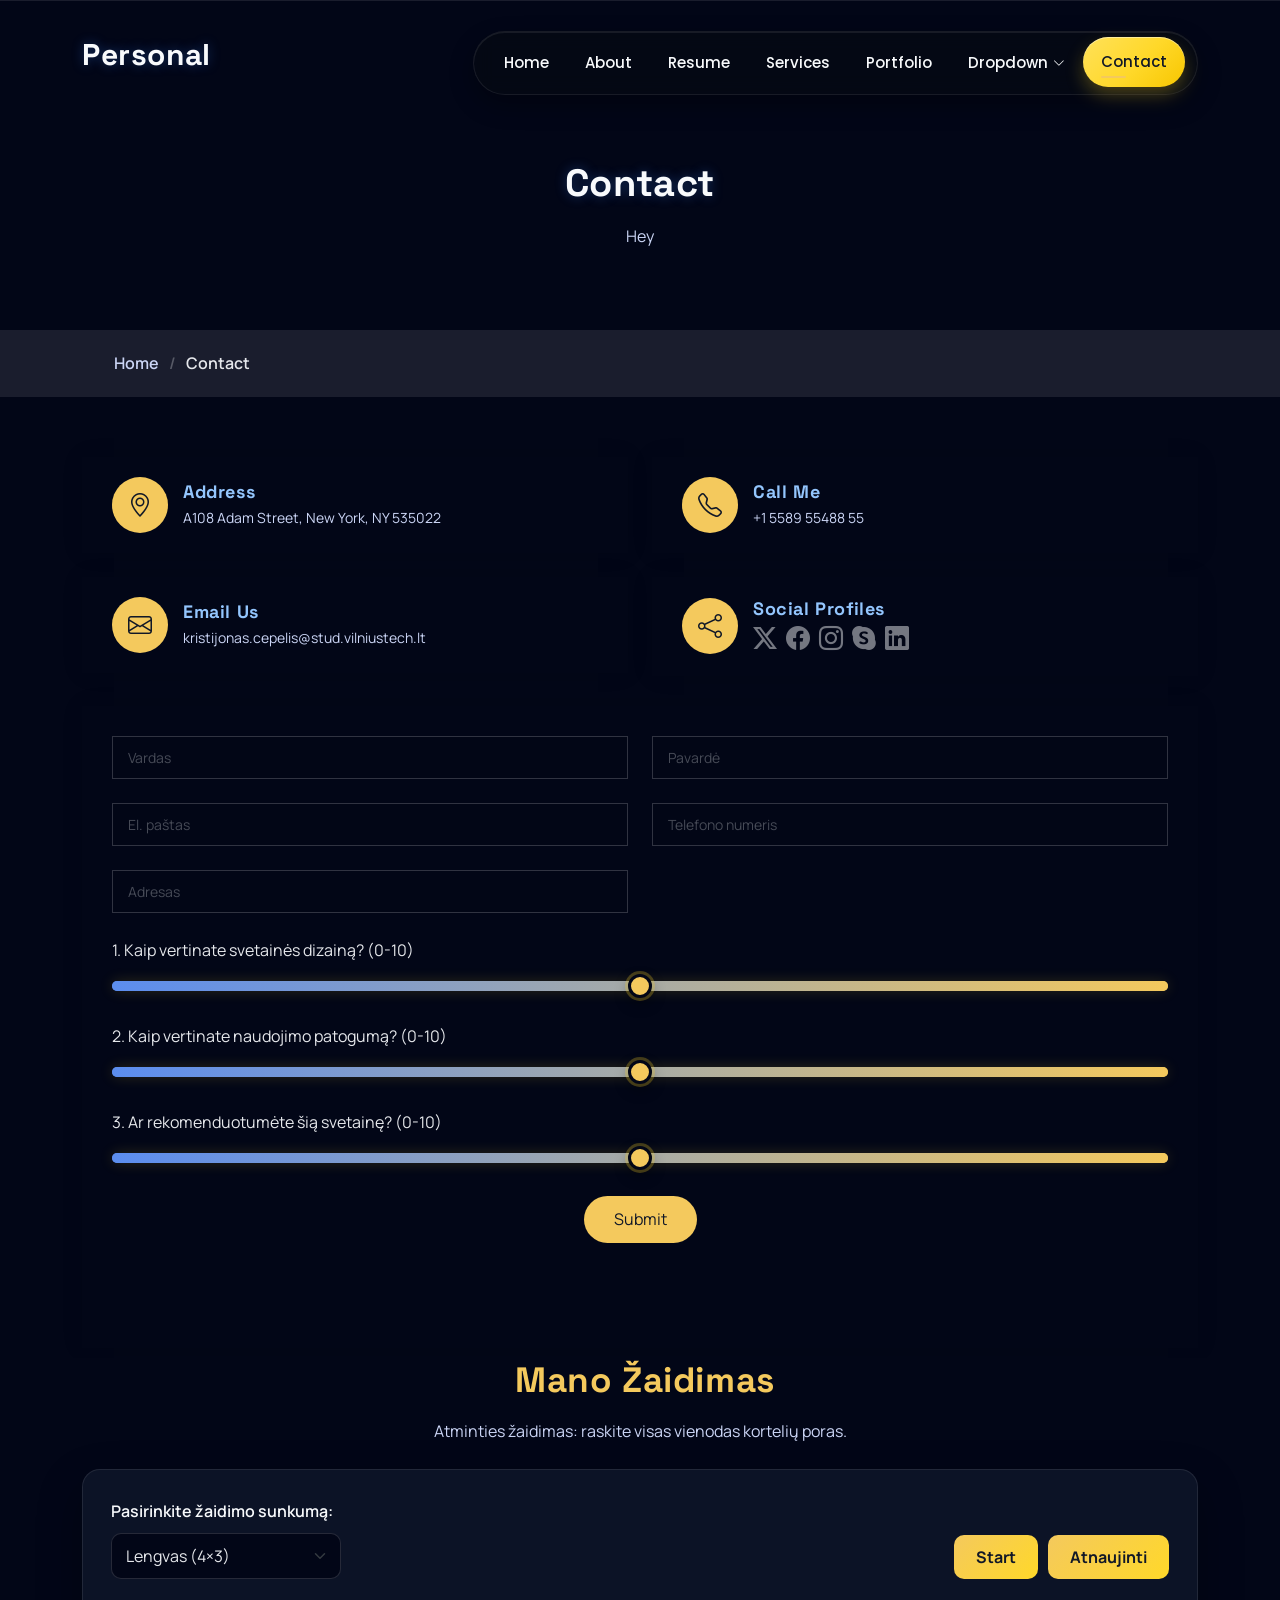
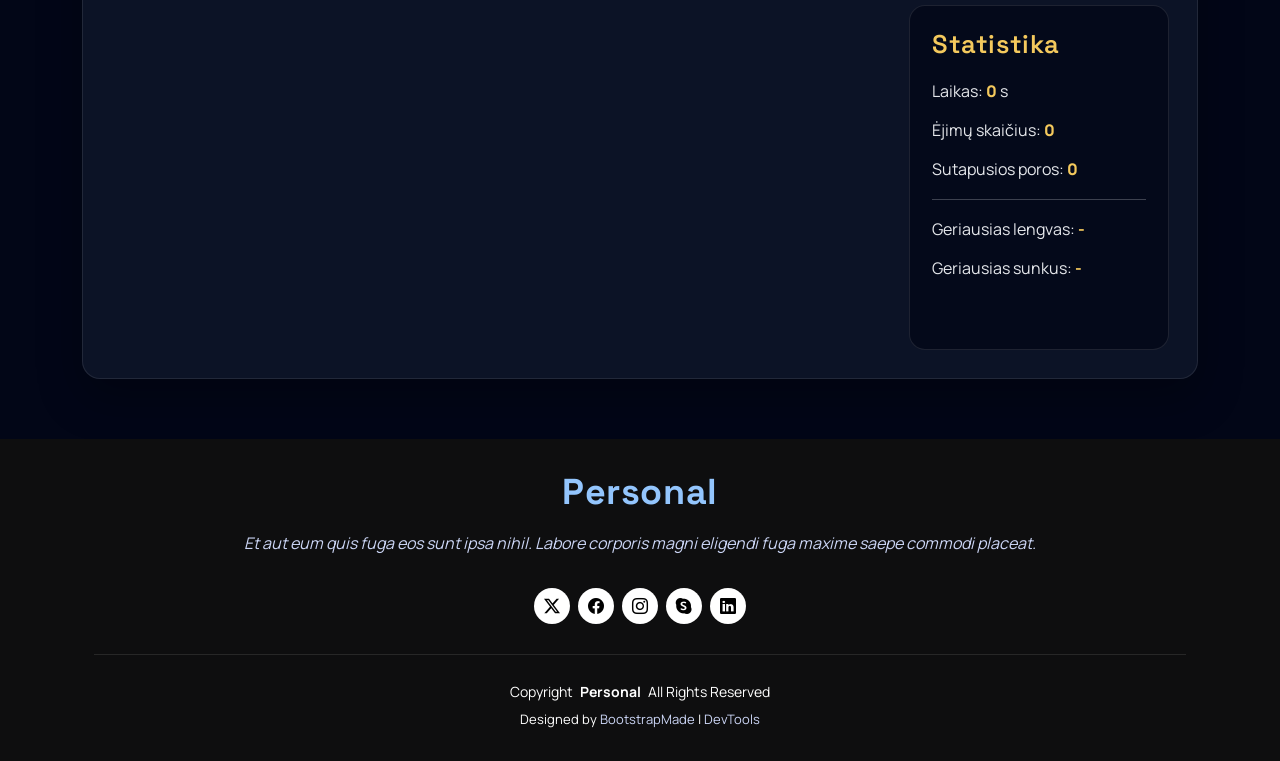
<file: Personal/contact.html>
<!DOCTYPE html>
<html lang="en">

<head>
  <meta charset="utf-8">
  <meta content="width=device-width, initial-scale=1.0" name="viewport">
  <title>Contact - Personal Bootstrap Template</title>
  <meta name="description" content="Contact Kristijonas Čepelis - Get in touch">
  <meta name="keywords" content="Kristijonas Čepelis, Contact, Email, Phone">

  <!-- Favicons -->
  <link href="assets/img/favicon.png" rel="icon">
  <link href="assets/img/apple-touch-icon.png" rel="apple-touch-icon">

  <!-- Fonts -->
  <link href="https://fonts.googleapis.com" rel="preconnect">
  <link href="https://fonts.gstatic.com" rel="preconnect" crossorigin>
  <link href="https://fonts.googleapis.com/css2?family=Roboto:ital,wght@0,100;0,300;0,400;0,500;0,700;0,900;1,100;1,300;1,400;1,500;1,700;1,900&family=Poppins:ital,wght@0,100;0,200;0,300;0,400;0,500;0,600;0,700;0,800;0,900;1,100;1,200;1,300;1,400;1,500;1,600;1,700;1,800;1,900&family=Raleway:ital,wght@0,100;0,200;0,300;0,400;0,500;0,600;0,700;0,800;0,900;1,100;1,200;1,300;1,400;1,500;1,600;1,700;1,800;1,900&display=swap" rel="stylesheet">
  <link href="https://fonts.googleapis.com/css2?family=Space+Grotesk:wght@300;400;500;600&display=swap" rel="stylesheet">
  <link href="https://fonts.googleapis.com/css2?family=Manrope:wght@300;400;600;700&display=swap" rel="stylesheet">

  <!-- Vendor CSS Files -->
  <link href="assets/vendor/bootstrap/css/bootstrap.min.css" rel="stylesheet">
  <link href="assets/vendor/bootstrap-icons/bootstrap-icons.css" rel="stylesheet">
  <link href="assets/vendor/aos/aos.css" rel="stylesheet">
  <link href="assets/vendor/swiper/swiper-bundle.min.css" rel="stylesheet">
  <link href="assets/vendor/glightbox/css/glightbox.min.css" rel="stylesheet">

  <!-- Main CSS File -->
  <link href="assets/css/main.css" rel="stylesheet">

  <!-- Custom CSS File -->
  <link href="assets/css/custom.css" rel="stylesheet">

  <!-- =======================================================
  * Template Name: Personal
  * Template URL: https://bootstrapmade.com/personal-free-resume-bootstrap-template/
  * Updated: Mar 05 2025 with Bootstrap v5.3.3
  * Author: BootstrapMade.com
  * License: https://bootstrapmade.com/license/
  ======================================================== -->
</head>

<body class="contact-page">

  <header id="header" class="header d-flex align-items-center fixed-top">
    <div class="container-fluid container-xl position-relative d-flex align-items-center justify-content-between">

      <a href="index.html" class="logo d-flex align-items-center">
        <!-- Uncomment the line below if you also wish to use an image logo -->
        <!-- <img src="assets/img/logo.webp" alt=""> -->
        <h1 class="sitename">Personal</h1>
      </a>

      <nav id="navmenu" class="navmenu">
        <ul>
          <li><a href="index.html">Home</a></li>
          <li><a href="about.html">About</a></li>
          <li><a href="resume.html">Resume</a></li>
          <li><a href="services.html">Services</a></li>
          <li><a href="portfolio.html">Portfolio</a></li>
          <li class="dropdown"><a href="#"><span>Dropdown</span> <i class="bi bi-chevron-down toggle-dropdown"></i></a>
            <ul>
              <li><a href="#">Dropdown 1</a></li>
              <li class="dropdown"><a href="#"><span>Deep Dropdown</span> <i class="bi bi-chevron-down toggle-dropdown"></i></a>
                <ul>
                  <li><a href="#">Deep Dropdown 1</a></li>
                  <li><a href="#">Deep Dropdown 2</a></li>
                  <li><a href="#">Deep Dropdown 3</a></li>
                  <li><a href="#">Deep Dropdown 4</a></li>
                  <li><a href="#">Deep Dropdown 5</a></li>
                </ul>
              </li>
              <li><a href="#">Dropdown 2</a></li>
              <li><a href="#">Dropdown 3</a></li>
              <li><a href="#">Dropdown 4</a></li>
            </ul>
          </li>
          <li><a href="contact.html" class="active">Contact</a></li>
        </ul>
        <i class="mobile-nav-toggle d-xl-none bi bi-list"></i>
      </nav>

    </div>
  </header>

  <main class="main">

    <!-- Page Title -->
    <div class="page-title" data-aos="fade">
      <div class="heading">
        <div class="container">
          <div class="row d-flex justify-content-center text-center">
            <div class="col-lg-8">
              <h1>Contact</h1>
              <p class="mb-0">Hey</p>
            </div>
          </div>
        </div>
      </div>
      <nav class="breadcrumbs">
        <div class="container">
          <ol>
            <li><a href="index.html">Home</a></li>
            <li class="current">Contact</li>
          </ol>
        </div>
      </nav>
    </div><!-- End Page Title -->

    <!-- Contact Section -->
    <section id="contact" class="contact section">

      <div class="container" data-aos="fade-up" data-aos-delay="100">

        <div class="row gy-4">

          <div class="col-md-6">
            <div class="info-item d-flex align-items-center" data-aos="fade-up" data-aos-delay="200">
              <i class="icon bi bi-geo-alt flex-shrink-0"></i>
              <div>
                <h3>Address</h3>
                <p>A108 Adam Street, New York, NY 535022</p>
              </div>
            </div>
          </div><!-- End Info Item -->

          <div class="col-md-6">
            <div class="info-item d-flex align-items-center" data-aos="fade-up" data-aos-delay="300">
              <i class="icon bi bi-telephone flex-shrink-0"></i>
              <div>
                <h3>Call Me</h3>
                <p>+1 5589 55488 55</p>
              </div>
            </div>
          </div><!-- End Info Item -->

          <div class="col-md-6">
            <div class="info-item d-flex align-items-center" data-aos="fade-up" data-aos-delay="400">
              <i class="icon bi bi-envelope flex-shrink-0"></i>
              <div>
                <h3>Email Us</h3>
                <p>kristijonas.cepelis@stud.vilniustech.lt</p>
              </div>
            </div>
          </div><!-- End Info Item -->

          <div class="col-md-6">
            <div class="info-item d-flex align-items-center" data-aos="fade-up" data-aos-delay="500">
              <i class="icon bi bi-share flex-shrink-0"></i>
              <div>
                <h3>Social Profiles</h3>
                <div class="social-links">
                  <a href="#"><i class="bi bi-twitter-x"></i></a>
                  <a href="#"><i class="bi bi-facebook"></i></a>
                  <a href="#"><i class="bi bi-instagram"></i></a>
                  <a href="#"><i class="bi bi-skype"></i></a>
                  <a href="#"><i class="bi bi-linkedin"></i></a>
                </div>
              </div>
            </div>
          </div><!-- End Info Item -->

        </div>

        <form id="contact-form" action="forms/contact.php" method="post" class="php-email-form" data-aos="fade-up" data-aos-delay="600">
          <div class="row gy-4">

            <div class="col-md-6">
              <input id="form-name" type="text" name="name" class="form-control" placeholder="Vardas" required>
            </div>

            <div class="col-md-6">
              <input id="form-surname" type="text" name="surname" class="form-control" placeholder="Pavardė" required>
            </div>

            <div class="col-md-6">
              <input id="form-email" type="email" class="form-control" name="email" placeholder="El. paštas" required>
            </div>

            <div class="col-md-6">
              <input id="form-phone" type="text" class="form-control" name="phone" placeholder="Telefono numeris" required>
            </div>

            <div class="col-md-6">
              <input id="form-address" type="text" class="form-control" name="address" placeholder="Adresas" required>
            </div>

            <div class="col-md-12">
              <label class="form-label">1. Kaip vertinate svetainės dizainą? (0-10)</label>
              <input type="range" class="form-range" id="design_rating" min="0" max="10" value="5">
            </div>

            <div class="col-md-12">
              <label class="form-label">2. Kaip vertinate naudojimo patogumą? (0-10)</label>
              <input type="range" class="form-range" id="usability_rating" min="0" max="10" value="5">
            </div>

            <div class="col-md-12">
              <label class="form-label">3. Ar rekomenduotumėte šią svetainę? (0-10)</label>
              <input type="range" class="form-range" id="recommend_rating" min="0" max="10" value="5">
            </div>


            <div class="col-md-12 text-center">
              <div class="loading">Loading</div>
              <div class="error-message"></div>
              <div class="sent-message">Your message has been sent. Thank you!</div>

               <button id="submit" type="submit">Submit</button>

              <div class="col-md-12" id="form-result-title">
                <div id="form-result" class="mt-4"></div>
              </div>
            </div>
          </div>
        </form><!-- End Contact Form -->

      </div>

    </section><!-- /Contact Section -->

    <section id="game-section" class="game-section section">
      <div class="container" data-aos="fade-up" data-aos-delay="100">
        <div class="text-center mb-4">
          <h2>Mano Žaidimas</h2>
          <p>Atminties žaidimas: raskite visas vienodas kortelių poras.</p>
        </div>

        <div class="game-panel">
          <div class="game-controls">
            <div class="difficulty-box">
              <label for="difficulty">Pasirinkite žaidimo sunkumą:</label>
              <select id="difficulty" class="form-select">
                <option value="easy">Lengvas (4×3)</option>
                <option value="hard">Sunkus (6×4)</option>
              </select>
            </div>

            <div class="game-buttons">
              <button id="start-game" class="btn game-btn" type="button">Start</button>
              <button id="restart-game" class="btn game-btn" type="button">Atnaujinti</button>
            </div>
          </div>

          <div class="game-content">
            <div id="game-board" class="game-board"></div>

            <div class="game-stats">
              <h3>Statistika</h3>
              <p>Laikas: <span id="timer-count">0</span> s</p>
              <p>Ėjimų skaičius: <span id="moves-count">0</span></p>
              <p>Sutapusios poros: <span id="matched-count">0</span></p>
              <hr>
              <p>Geriausias lengvas: <span id="best-easy">-</span></p>
              <p>Geriausias sunkus: <span id="best-hard">-</span></p>
              <div id="win-message" class="win-message"></div>
            </div>
          </div>
        </div>
      </div>
    </section>


  </main>

  <footer id="footer" class="footer dark-background">
    <div class="container">
      <h3 class="sitename">Personal</h3>
      <p>Et aut eum quis fuga eos sunt ipsa nihil. Labore corporis magni eligendi fuga maxime saepe commodi placeat.</p>
      <div class="social-links d-flex justify-content-center">
        <a href="javascript:void(0)"><i class="bi bi-twitter-x"></i></a>
        <a href="javascript:void(0)"><i class="bi bi-facebook"></i></a>
        <a href="javascript:void(0)"><i class="bi bi-instagram"></i></a>
        <a href="javascript:void(0)"><i class="bi bi-skype"></i></a>
        <a href="javascript:void(0)"><i class="bi bi-linkedin"></i></a>
      </div>
      <div class="container">
        <div class="copyright">
          <span>Copyright</span> <strong class="px-1 sitename">Personal</strong> <span>All Rights Reserved</span>
        </div>
        <div class="credits">
          <!-- All the links in the footer should remain intact. -->
          <!-- You can delete the links only if you've purchased the pro-version. -->
          <!-- Licensing information: https://bootstrapmade.com/license/ -->
          <!-- Purchase the pro-version with working PHP/AJAX contact form: [buy-url] -->
          Designed by <a href="https://bootstrapmade.com/">BootstrapMade</a> | <a href="https://bootstrapmade.com/tools/">DevTools</a>
        </div>
      </div>
    </div>
  </footer>

  <!-- Scroll Top -->
  <a href="javascript:void(0)" id="scroll-top" class="scroll-top d-flex align-items-center justify-content-center"><i class="bi bi-arrow-up-short"></i></a>

  <!-- Preloader -->
  <div id="preloader"></div>

  <div id="success-popup" class="success-popup">
    <div class="success-popup-content">
      <button id="success-popup-close" class="success-popup-close" type="button">&times;</button>
      <h4>Duomenys pateikti sėkmingai!</h4>
      <p>Ačiū, jūsų forma buvo sėkmingai pateikta.</p>
    </div>
  </div>



  <!-- Vendor JS Files -->
  <script src="assets/vendor/bootstrap/js/bootstrap.bundle.min.js"></script>
  <script src="assets/vendor/php-email-form/validate.js"></script>
  <script src="assets/vendor/aos/aos.js"></script>
  <script src="assets/vendor/typed.js/typed.umd.js"></script>
  <script src="assets/vendor/purecounter/purecounter_vanilla.js"></script>
  <script src="assets/vendor/waypoints/noframework.waypoints.js"></script>
  <script src="assets/vendor/swiper/swiper-bundle.min.js"></script>
  <script src="assets/vendor/glightbox/js/glightbox.min.js"></script>
  <script src="assets/vendor/imagesloaded/imagesloaded.pkgd.min.js"></script>
  <script src="assets/vendor/isotope-layout/isotope.pkgd.min.js"></script>

  <!-- Main JS File -->
  <script src="assets/js/main.js"></script>
  <script src="assets/js/custom.js"></script>

</body>

</html>
</file>
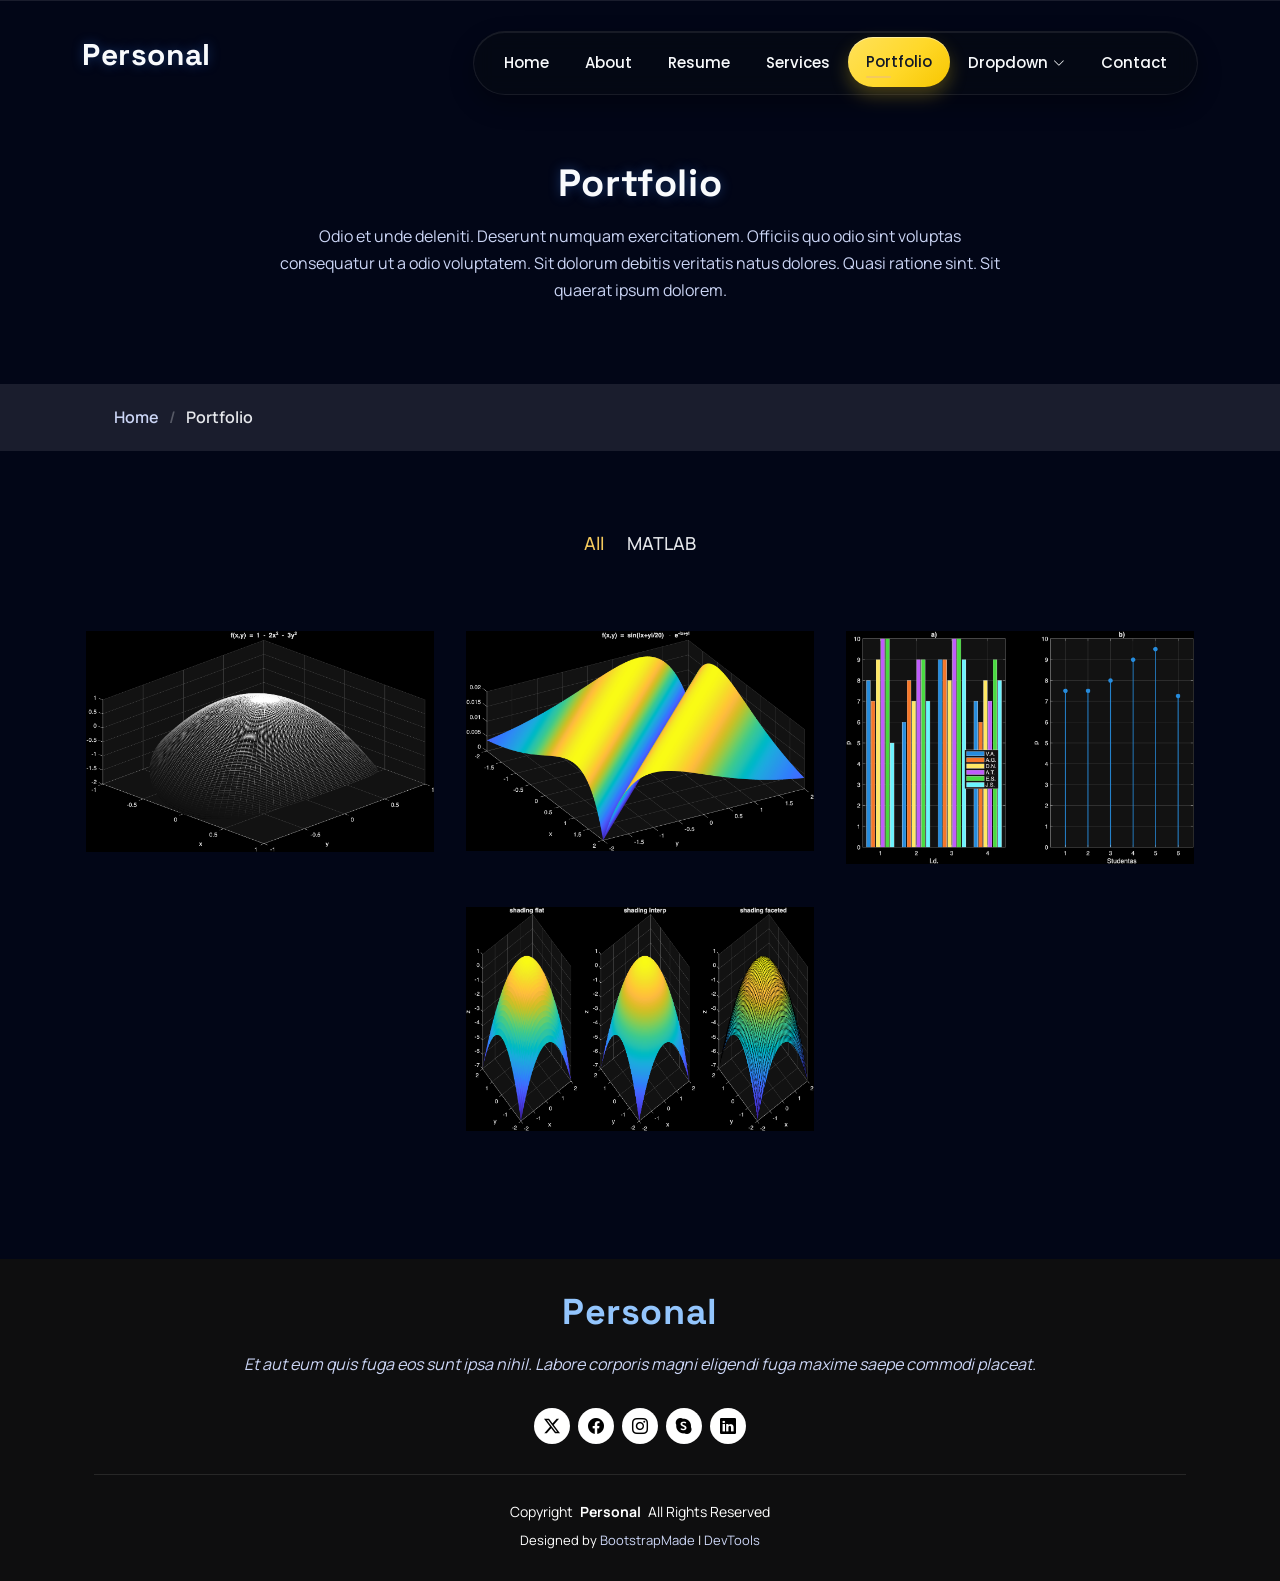
<file: Personal/portfolio.html>
<!DOCTYPE html>
<html lang="en">

<head>
  <meta charset="utf-8">
  <meta content="width=device-width, initial-scale=1.0" name="viewport">
  <title>Portfolio - Personal Bootstrap Template</title>
  <meta name="description" content="Portfolio of Kristijonas Čepelis - Projects and experience">
  <meta name="keywords" content="Kristijonas Čepelis, Portfolio, Projects, Engineer">

  <!-- Favicons -->
  <link href="assets/img/favicon.png" rel="icon">
  <link href="assets/img/apple-touch-icon.png" rel="apple-touch-icon">

  <!-- Fonts -->
  <link href="https://fonts.googleapis.com" rel="preconnect">
  <link href="https://fonts.gstatic.com" rel="preconnect" crossorigin>
  <link href="https://fonts.googleapis.com/css2?family=Roboto:ital,wght@0,100;0,300;0,400;0,500;0,700;0,900;1,100;1,300;1,400;1,500;1,700;1,900&family=Poppins:ital,wght@0,100;0,200;0,300;0,400;0,500;0,600;0,700;0,800;0,900;1,100;1,200;1,300;1,400;1,500;1,600;1,700;1,800;1,900&family=Raleway:ital,wght@0,100;0,200;0,300;0,400;0,500;0,600;0,700;0,800;0,900;1,100;1,200;1,300;1,400;1,500;1,600;1,700;1,800;1,900&display=swap" rel="stylesheet">
  <link href="https://fonts.googleapis.com/css2?family=Space+Grotesk:wght@300;400;500;600&display=swap" rel="stylesheet">
  <link href="https://fonts.googleapis.com/css2?family=Manrope:wght@300;400;600;700&display=swap" rel="stylesheet">

  <!-- Vendor CSS Files -->
  <link href="assets/vendor/bootstrap/css/bootstrap.min.css" rel="stylesheet">
  <link href="assets/vendor/bootstrap-icons/bootstrap-icons.css" rel="stylesheet">
  <link href="assets/vendor/aos/aos.css" rel="stylesheet">
  <link href="assets/vendor/swiper/swiper-bundle.min.css" rel="stylesheet">
  <link href="assets/vendor/glightbox/css/glightbox.min.css" rel="stylesheet">

  <!-- Main CSS File -->
  <link href="assets/css/main.css" rel="stylesheet">

  <!-- Custom CSS File -->
  <link href="assets/css/custom.css" rel="stylesheet">

  <!-- =======================================================
  * Template Name: Personal
  * Template URL: https://bootstrapmade.com/personal-free-resume-bootstrap-template/
  * Updated: Mar 05 2025 with Bootstrap v5.3.3
  * Author: BootstrapMade.com
  * License: https://bootstrapmade.com/license/
  ======================================================== -->
</head>

<body class="portfolio-page">

  <header id="header" class="header d-flex align-items-center fixed-top">
    <div class="container-fluid container-xl position-relative d-flex align-items-center justify-content-between">

      <a href="index.html" class="logo d-flex align-items-center">
        <!-- Uncomment the line below if you also wish to use an image logo -->
        <!-- <img src="assets/img/logo.webp" alt=""> -->
        <h1 class="sitename">Personal</h1>
      </a>

      <nav id="navmenu" class="navmenu">
        <ul>
          <li><a href="index.html">Home</a></li>
          <li><a href="about.html">About</a></li>
          <li><a href="resume.html">Resume</a></li>
          <li><a href="services.html">Services</a></li>
          <li><a href="portfolio.html" class="active">Portfolio</a></li>
          <li class="dropdown"><a href="#"><span>Dropdown</span> <i class="bi bi-chevron-down toggle-dropdown"></i></a>
            <ul>
              <li><a href="#">Dropdown 1</a></li>
              <li class="dropdown"><a href="#"><span>Deep Dropdown</span> <i class="bi bi-chevron-down toggle-dropdown"></i></a>
                <ul>
                  <li><a href="#">Deep Dropdown 1</a></li>
                  <li><a href="#">Deep Dropdown 2</a></li>
                  <li><a href="#">Deep Dropdown 3</a></li>
                  <li><a href="#">Deep Dropdown 4</a></li>
                  <li><a href="#">Deep Dropdown 5</a></li>
                </ul>
              </li>
              <li><a href="#">Dropdown 2</a></li>
              <li><a href="#">Dropdown 3</a></li>
              <li><a href="#">Dropdown 4</a></li>
            </ul>
          </li>
          <li><a href="contact.html">Contact</a></li>
        </ul>
        <i class="mobile-nav-toggle d-xl-none bi bi-list"></i>
      </nav>

    </div>
  </header>

  <main class="main">

    <!-- Page Title -->
    <div class="page-title" data-aos="fade">
      <div class="heading">
        <div class="container">
          <div class="row d-flex justify-content-center text-center">
            <div class="col-lg-8">
              <h1>Portfolio</h1>
              <p class="mb-0">Odio et unde deleniti. Deserunt numquam exercitationem. Officiis quo odio sint voluptas consequatur ut a odio voluptatem. Sit dolorum debitis veritatis natus dolores. Quasi ratione sint. Sit quaerat ipsum dolorem.</p>
            </div>
          </div>
        </div>
      </div>
      <nav class="breadcrumbs">
        <div class="container">
          <ol>
            <li><a href="index.html">Home</a></li>
            <li class="current">Portfolio</li>
          </ol>
        </div>
      </nav>
    </div><!-- End Page Title -->

    <!-- Portfolio Section -->
    <section id="portfolio" class="portfolio section">

      <div class="container">

        <div class="isotope-layout" data-default-filter="*" data-layout="masonry" data-sort="original-order">

          <ul class="portfolio-filters isotope-filters" data-aos="fade-up" data-aos-delay="100">
            <li data-filter="*" class="filter-active">All</li>
            <li data-filter=".filter-matlab">MATLAB</li>
          </ul><!-- End Portfolio Filters -->

          <div class="row gy-4 isotope-container" data-aos="fade-up" data-aos-delay="200">

            <div class="col-lg-4 col-md-6 portfolio-item isotope-item filter-matlab">
              <div class="portfolio-content h-100">
                <img src="assets/img/Figure_1.png" class="img-fluid" alt="LD 4, Figure 1">
                <div class="portfolio-info">
                  <h4>MATLAB 1</h4>
                  <p>Lorem ipsum, dolor sit amet consectetur</p>
                  <a href="assets/img/Figure_1.png" title="MATLAB 1" data-gallery="portfolio-gallery-matlab" class="glightbox preview-link"><i class="bi bi-zoom-in"></i></a>
                  <a href="portfolio-details.html" title="More Details" class="details-link"><i class="bi bi-link-45deg"></i></a>
                </div>
              </div>
            </div><!-- End Portfolio Item -->

            <div class="col-lg-4 col-md-6 portfolio-item isotope-item filter-matlab">
              <div class="portfolio-content h-100">
                <img src="assets/img/Figure_2.png" class="img-fluid" alt="LD 4, Figure 2">
                <div class="portfolio-info">
                  <h4>MATLAB 2</h4>
                  <p>Lorem ipsum, dolor sit amet consectetur</p>
                  <a href="assets/img/Figure_2.png" title="MATLAB 2" data-gallery="portfolio-gallery-matlab" class="glightbox preview-link"><i class="bi bi-zoom-in"></i></a>
                  <a href="portfolio-details.html" title="More Details" class="details-link"><i class="bi bi-link-45deg"></i></a>
                </div>
              </div>
            </div><!-- End Portfolio Item -->

            <div class="col-lg-4 col-md-6 portfolio-item isotope-item filter-matlab">
              <div class="portfolio-content h-100">
                <img src="assets/img/Figure_3.png" class="img-fluid" alt="LD 4, Figure 3">
                <div class="portfolio-info">
                  <h4>MATLAB 3</h4>
                  <p>Lorem ipsum, dolor sit amet consectetur</p>
                  <a href="assets/img/Figure_3.png" title="MATLAB 3" data-gallery="portfolio-gallery-matlab" class="glightbox preview-link"><i class="bi bi-zoom-in"></i></a>
                  <a href="portfolio-details.html" title="More Details" class="details-link"><i class="bi bi-link-45deg"></i></a>
                </div>
              </div>
            </div><!-- End Portfolio Item -->

            <div class="col-lg-4 col-md-6 portfolio-item isotope-item filter-matlab">
              <div class="portfolio-content h-100">
                <img src="assets/img/Figure_4.png" class="img-fluid" alt="LD 3, Figure 3">
                <div class="portfolio-info">
                  <h4>MATLAB 4</h4>
                  <p>Lorem ipsum, dolor sit amet consectetur</p>
                  <a href="assets/img/Figure_4.png" title="MATLAB 4" data-gallery="portfolio-gallery-matlab" class="glightbox preview-link"><i class="bi bi-zoom-in"></i></a>
                  <a href="portfolio-details.html" title="More Details" class="details-link"><i class="bi bi-link-45deg"></i></a>
                </div>
              </div>
            </div><!-- End Portfolio Item -->

          </div><!-- End Portfolio Container -->

        </div>

      </div>

    </section><!-- /Portfolio Section -->

  </main>

  <footer id="footer" class="footer dark-background">
    <div class="container">
      <h3 class="sitename">Personal</h3>
      <p>Et aut eum quis fuga eos sunt ipsa nihil. Labore corporis magni eligendi fuga maxime saepe commodi placeat.</p>
      <div class="social-links d-flex justify-content-center">
        <a href="javascript:void(0)"><i class="bi bi-twitter-x"></i></a>
        <a href="javascript:void(0)"><i class="bi bi-facebook"></i></a>
        <a href="javascript:void(0)"><i class="bi bi-instagram"></i></a>
        <a href="javascript:void(0)"><i class="bi bi-skype"></i></a>
        <a href="javascript:void(0)"><i class="bi bi-linkedin"></i></a>
      </div>
      <div class="container">
        <div class="copyright">
          <span>Copyright</span> <strong class="px-1 sitename">Personal</strong> <span>All Rights Reserved</span>
        </div>
        <div class="credits">
          <!-- All the links in the footer should remain intact. -->
          <!-- You can delete the links only if you've purchased the pro version. -->
          <!-- Licensing information: https://bootstrapmade.com/license/ -->
          <!-- Purchase the pro version with working PHP/AJAX contact form: [buy-url] -->
          Designed by <a href="https://bootstrapmade.com/">BootstrapMade</a> | <a href="https://bootstrapmade.com/tools/">DevTools</a>
        </div>
      </div>
    </div>
  </footer>

  <!-- Scroll Top -->
  <a href="javascript:void(0)" id="scroll-top" class="scroll-top d-flex align-items-center justify-content-center"><i class="bi bi-arrow-up-short"></i></a>

  <!-- Preloader -->
  <div id="preloader"></div>

  <!-- Vendor JS Files -->
  <script src="assets/vendor/bootstrap/js/bootstrap.bundle.min.js"></script>
  <script src="assets/vendor/php-email-form/validate.js"></script>
  <script src="assets/vendor/aos/aos.js"></script>
  <script src="assets/vendor/typed.js/typed.umd.js"></script>
  <script src="assets/vendor/purecounter/purecounter_vanilla.js"></script>
  <script src="assets/vendor/waypoints/noframework.waypoints.js"></script>
  <script src="assets/vendor/swiper/swiper-bundle.min.js"></script>
  <script src="assets/vendor/glightbox/js/glightbox.min.js"></script>
  <script src="assets/vendor/imagesloaded/imagesloaded.pkgd.min.js"></script>
  <script src="assets/vendor/isotope-layout/isotope.pkgd.min.js"></script>

  <!-- Main JS File -->
  <script src="assets/js/main.js"></script>

</body>

</html>
</file>
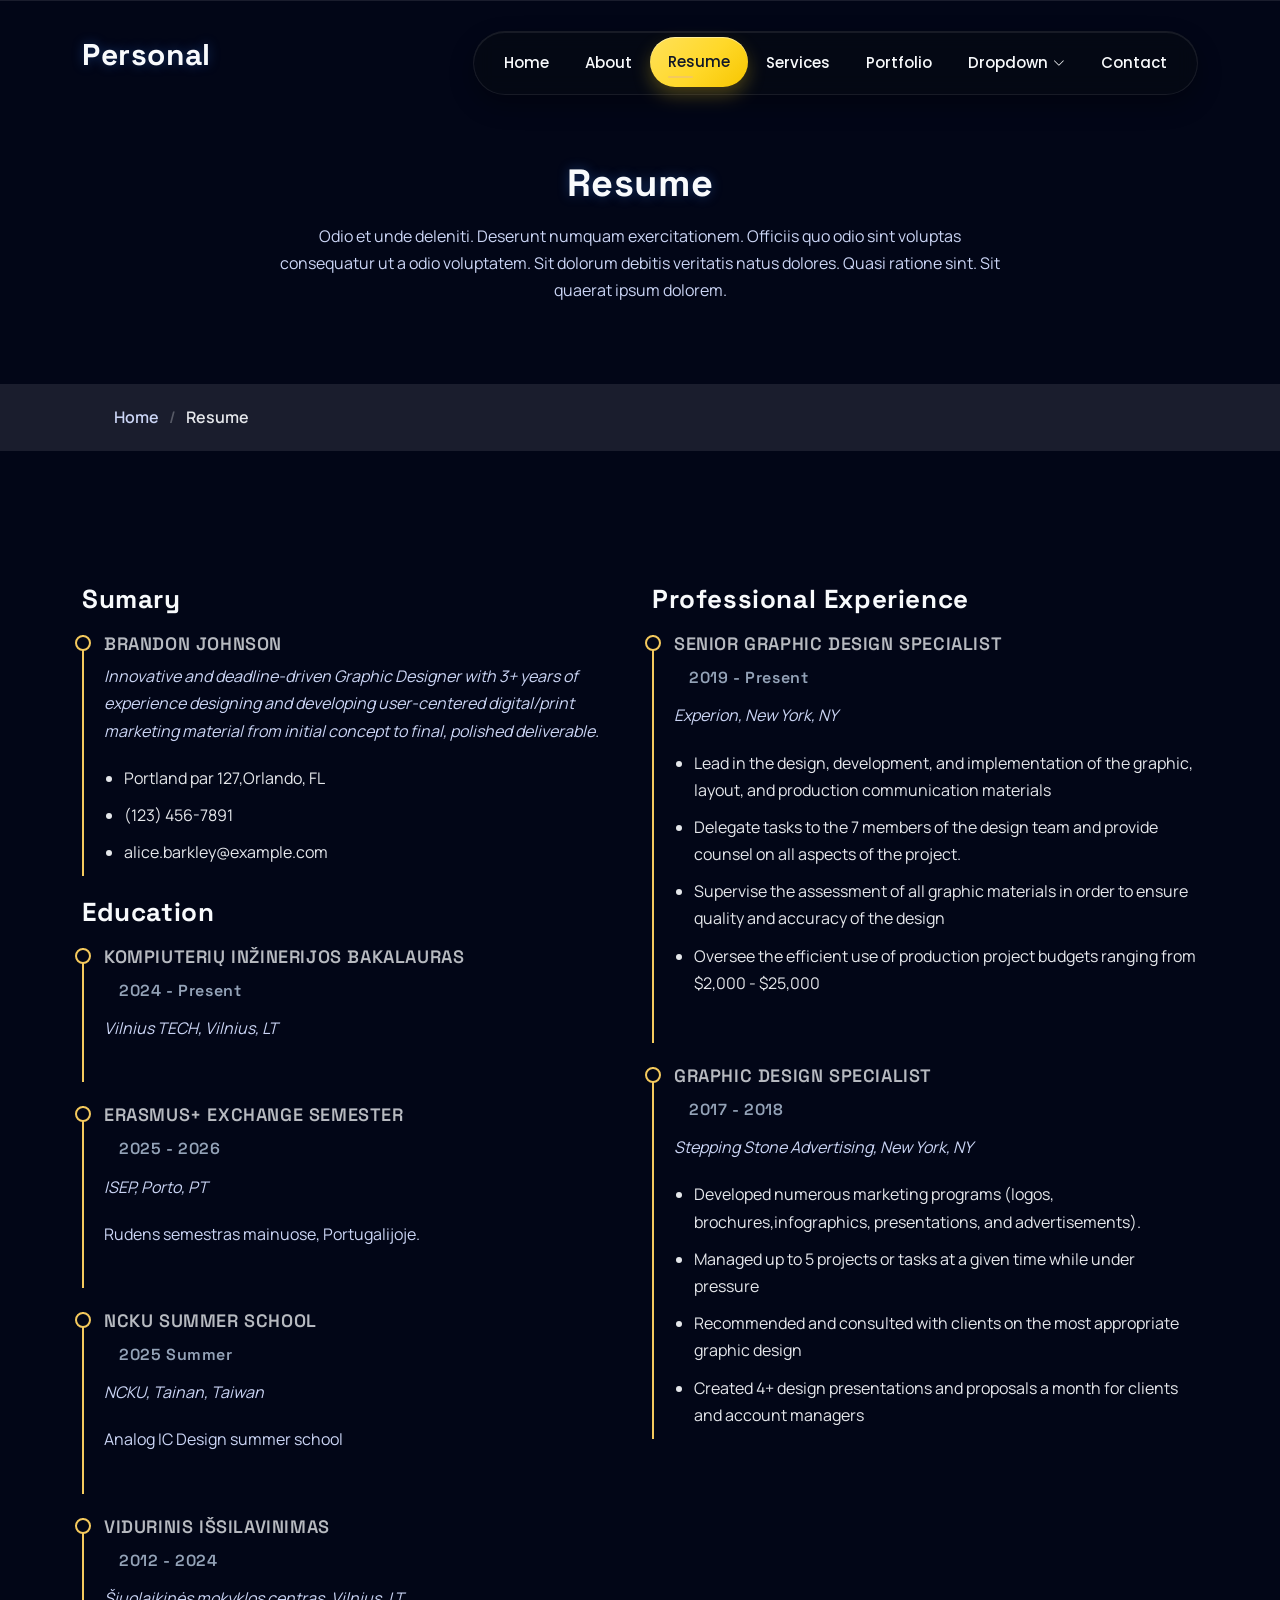
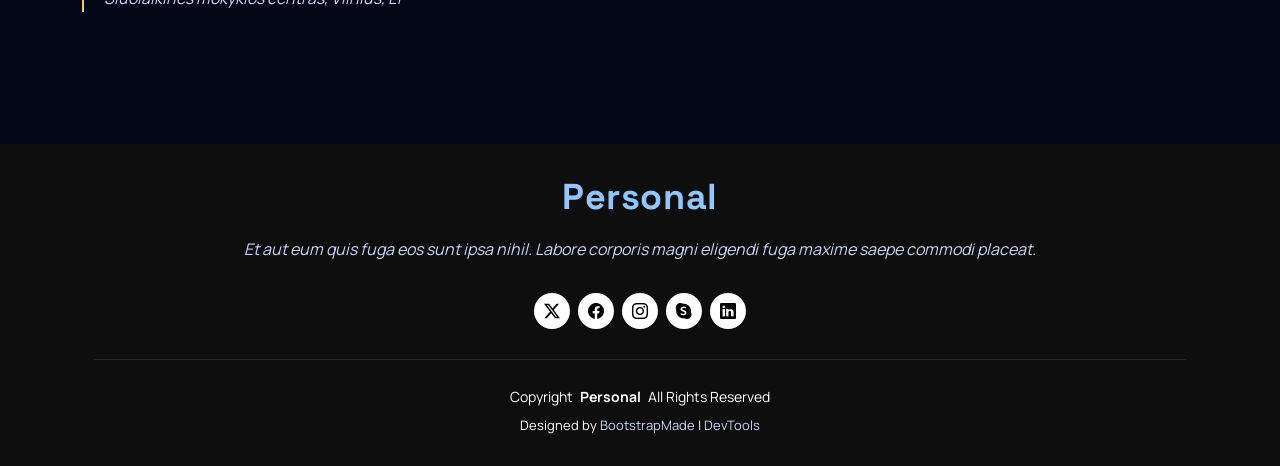
<file: Personal/resume.html>
<!DOCTYPE html>
<html lang="en">

<head>
  <meta charset="utf-8">
  <meta content="width=device-width, initial-scale=1.0" name="viewport">
  <title>Resume - Personal Bootstrap Template</title>
  <meta name="description" content="">
  <meta name="keywords" content="">

  <!-- Favicons -->
  <link href="assets/img/favicon.png" rel="icon">
  <link href="assets/img/apple-touch-icon.png" rel="apple-touch-icon">

  <!-- Fonts -->
  <link href="https://fonts.googleapis.com" rel="preconnect">
  <link href="https://fonts.gstatic.com" rel="preconnect" crossorigin>
  <link href="https://fonts.googleapis.com/css2?family=Roboto:ital,wght@0,100;0,300;0,400;0,500;0,700;0,900;1,100;1,300;1,400;1,500;1,700;1,900&family=Poppins:ital,wght@0,100;0,200;0,300;0,400;0,500;0,600;0,700;0,800;0,900;1,100;1,200;1,300;1,400;1,500;1,600;1,700;1,800;1,900&family=Raleway:ital,wght@0,100;0,200;0,300;0,400;0,500;0,600;0,700;0,800;0,900;1,100;1,200;1,300;1,400;1,500;1,600;1,700;1,800;1,900&display=swap" rel="stylesheet">
  <link href="https://fonts.googleapis.com/css2?family=Space+Grotesk:wght@300;400;500;600&display=swap" rel="stylesheet">
  <link href="https://fonts.googleapis.com/css2?family=Manrope:wght@300;400;600;700&display=swap" rel="stylesheet">
  
  <!-- Vendor CSS Files -->
  <link href="assets/vendor/bootstrap/css/bootstrap.min.css" rel="stylesheet">
  <link href="assets/vendor/bootstrap-icons/bootstrap-icons.css" rel="stylesheet">
  <link href="assets/vendor/aos/aos.css" rel="stylesheet">
  <link href="assets/vendor/swiper/swiper-bundle.min.css" rel="stylesheet">
  <link href="assets/vendor/glightbox/css/glightbox.min.css" rel="stylesheet">

  <!-- Main CSS File -->
  <link href="assets/css/main.css" rel="stylesheet">

  <!-- Custom CSS File -->
  <link href="assets/css/custom.css" rel="stylesheet">

  <!-- =======================================================
  * Template Name: Personal
  * Template URL: https://bootstrapmade.com/personal-free-resume-bootstrap-template/
  * Updated: Mar 05 2025 with Bootstrap v5.3.3
  * Author: BootstrapMade.com
  * License: https://bootstrapmade.com/license/
  ======================================================== -->
</head>

<body class="resume-page">

  <header id="header" class="header d-flex align-items-center fixed-top">
    <div class="container-fluid container-xl position-relative d-flex align-items-center justify-content-between">

      <a href="index.html" class="logo d-flex align-items-center">
        <!-- Uncomment the line below if you also wish to use an image logo -->
        <!-- <img src="assets/img/logo.webp" alt=""> -->
        <h1 class="sitename">Personal</h1>
      </a>

      <nav id="navmenu" class="navmenu">
        <ul>
          <li><a href="index.html">Home</a></li>
          <li><a href="about.html">About</a></li>
          <li><a href="resume.html" class="active">Resume</a></li>
          <li><a href="services.html">Services</a></li>
          <li><a href="portfolio.html">Portfolio</a></li>
          <li class="dropdown"><a href="#"><span>Dropdown</span> <i class="bi bi-chevron-down toggle-dropdown"></i></a>
            <ul>
              <li><a href="#">Dropdown 1</a></li>
              <li class="dropdown"><a href="#"><span>Deep Dropdown</span> <i class="bi bi-chevron-down toggle-dropdown"></i></a>
                <ul>
                  <li><a href="#">Deep Dropdown 1</a></li>
                  <li><a href="#">Deep Dropdown 2</a></li>
                  <li><a href="#">Deep Dropdown 3</a></li>
                  <li><a href="#">Deep Dropdown 4</a></li>
                  <li><a href="#">Deep Dropdown 5</a></li>
                </ul>
              </li>
              <li><a href="#">Dropdown 2</a></li>
              <li><a href="#">Dropdown 3</a></li>
              <li><a href="#">Dropdown 4</a></li>
            </ul>
          </li>
          <li><a href="contact.html">Contact</a></li>
        </ul>
        <i class="mobile-nav-toggle d-xl-none bi bi-list"></i>
      </nav>

    </div>
  </header>

  <main class="main">

    <!-- Page Title -->
    <div class="page-title" data-aos="fade">
      <div class="heading">
        <div class="container">
          <div class="row d-flex justify-content-center text-center">
            <div class="col-lg-8">
              <h1>Resume</h1>
              <p class="mb-0">Odio et unde deleniti. Deserunt numquam exercitationem. Officiis quo odio sint voluptas consequatur ut a odio voluptatem. Sit dolorum debitis veritatis natus dolores. Quasi ratione sint. Sit quaerat ipsum dolorem.</p>
            </div>
          </div>
        </div>
      </div>
      <nav class="breadcrumbs">
        <div class="container">
          <ol>
            <li><a href="index.html">Home</a></li>
            <li class="current">Resume</li>
          </ol>
        </div>
      </nav>
    </div><!-- End Page Title -->

    <!-- Resume Section -->
    <section id="resume" class="resume section">

      <div class="container">

        <div class="row">

          <div class="col-lg-6" data-aos="fade-up" data-aos-delay="100">
            <h3 class="resume-title">Sumary</h3>

            <div class="resume-item pb-0">
              <h4>Brandon Johnson</h4>
              <p><em>Innovative and deadline-driven Graphic Designer with 3+ years of experience designing and developing user-centered digital/print marketing material from initial concept to final, polished deliverable.</em></p>
              <ul>
                <li>Portland par 127,Orlando, FL</li>
                <li>(123) 456-7891</li>
                <li>alice.barkley@example.com</li>
              </ul>
            </div><!-- Edn Resume Item -->

            <h3 class="resume-title">Education</h3>
            <div class="resume-item">
              <h4>Kompiuterių inžinerijos bakalauras</h4>
              <h5>2024 - Present</h5>
              <p><em>Vilnius TECH, Vilnius, LT</em></p>
              <p></p>
            </div><!-- Edn Resume Item -->

            <div class="resume-item">
              <h4>Erasmus+ Exchange Semester</h4>
              <h5>2025 - 2026</h5>
              <p><em>ISEP, Porto, PT</em></p>
              <p>Rudens semestras mainuose, Portugalijoje.</p>
            </div><!-- Edn Resume Item -->

            <div class="resume-item">
              <h4>NCKU Summer School</h4>
              <h5>2025 Summer</h5>
              <p><em>NCKU, Tainan, Taiwan</em></p>
              <p>Analog IC Design summer school</p>
            </div><!-- Edn Resume Item -->

            <div class="resume-item">
              <h4>Vidurinis išsilavinimas</h4>
              <h5>2012 - 2024</h5>
              <p><em>Šiuolaikinės mokyklos centras, Vilnius, LT</em></p>
              <p></p>
            </div><!-- Edn Resume Item -->

          </div>

          <div class="col-lg-6" data-aos="fade-up" data-aos-delay="200">
            <h3 class="resume-title">Professional Experience</h3>
            <div class="resume-item">
              <h4>Senior graphic design specialist</h4>
              <h5>2019 - Present</h5>
              <p><em>Experion, New York, NY </em></p>
              <ul>
                <li>Lead in the design, development, and implementation of the graphic, layout, and production communication materials</li>
                <li>Delegate tasks to the 7 members of the design team and provide counsel on all aspects of the project. </li>
                <li>Supervise the assessment of all graphic materials in order to ensure quality and accuracy of the design</li>
                <li>Oversee the efficient use of production project budgets ranging from $2,000 - $25,000</li>
              </ul>
            </div><!-- Edn Resume Item -->

            <div class="resume-item">
              <h4>Graphic design specialist</h4>
              <h5>2017 - 2018</h5>
              <p><em>Stepping Stone Advertising, New York, NY</em></p>
              <ul>
                <li>Developed numerous marketing programs (logos, brochures,infographics, presentations, and advertisements).</li>
                <li>Managed up to 5 projects or tasks at a given time while under pressure</li>
                <li>Recommended and consulted with clients on the most appropriate graphic design</li>
                <li>Created 4+ design presentations and proposals a month for clients and account managers</li>
              </ul>
            </div><!-- Edn Resume Item -->

          </div>

        </div>

      </div>

    </section><!-- /Resume Section -->

  </main>

  <footer id="footer" class="footer dark-background">
    <div class="container">
      <h3 class="sitename">Personal</h3>
      <p>Et aut eum quis fuga eos sunt ipsa nihil. Labore corporis magni eligendi fuga maxime saepe commodi placeat.</p>
      <div class="social-links d-flex justify-content-center">
        <a href=""><i class="bi bi-twitter-x"></i></a>
        <a href=""><i class="bi bi-facebook"></i></a>
        <a href=""><i class="bi bi-instagram"></i></a>
        <a href=""><i class="bi bi-skype"></i></a>
        <a href=""><i class="bi bi-linkedin"></i></a>
      </div>
      <div class="container">
        <div class="copyright">
          <span>Copyright</span> <strong class="px-1 sitename">Personal</strong> <span>All Rights Reserved</span>
        </div>
        <div class="credits">
          <!-- All the links in the footer should remain intact. -->
          <!-- You can delete the links only if you've purchased the pro version. -->
          <!-- Licensing information: https://bootstrapmade.com/license/ -->
          <!-- Purchase the pro version with working PHP/AJAX contact form: [buy-url] -->
          Designed by <a href="https://bootstrapmade.com/">BootstrapMade</a> | <a href="https://bootstrapmade.com/tools/">DevTools</a>
        </div>
      </div>
    </div>
  </footer>

  <!-- Scroll Top -->
  <a href="#" id="scroll-top" class="scroll-top d-flex align-items-center justify-content-center"><i class="bi bi-arrow-up-short"></i></a>

  <!-- Preloader -->
  <div id="preloader"></div>

  <!-- Vendor JS Files -->
  <script src="assets/vendor/bootstrap/js/bootstrap.bundle.min.js"></script>
  <script src="assets/vendor/php-email-form/validate.js"></script>
  <script src="assets/vendor/aos/aos.js"></script>
  <script src="assets/vendor/typed.js/typed.umd.js"></script>
  <script src="assets/vendor/purecounter/purecounter_vanilla.js"></script>
  <script src="assets/vendor/waypoints/noframework.waypoints.js"></script>
  <script src="assets/vendor/swiper/swiper-bundle.min.js"></script>
  <script src="assets/vendor/glightbox/js/glightbox.min.js"></script>
  <script src="assets/vendor/imagesloaded/imagesloaded.pkgd.min.js"></script>
  <script src="assets/vendor/isotope-layout/isotope.pkgd.min.js"></script>

  <!-- Main JS File -->
  <script src="assets/js/main.js"></script>

</body>

</html>
</file>
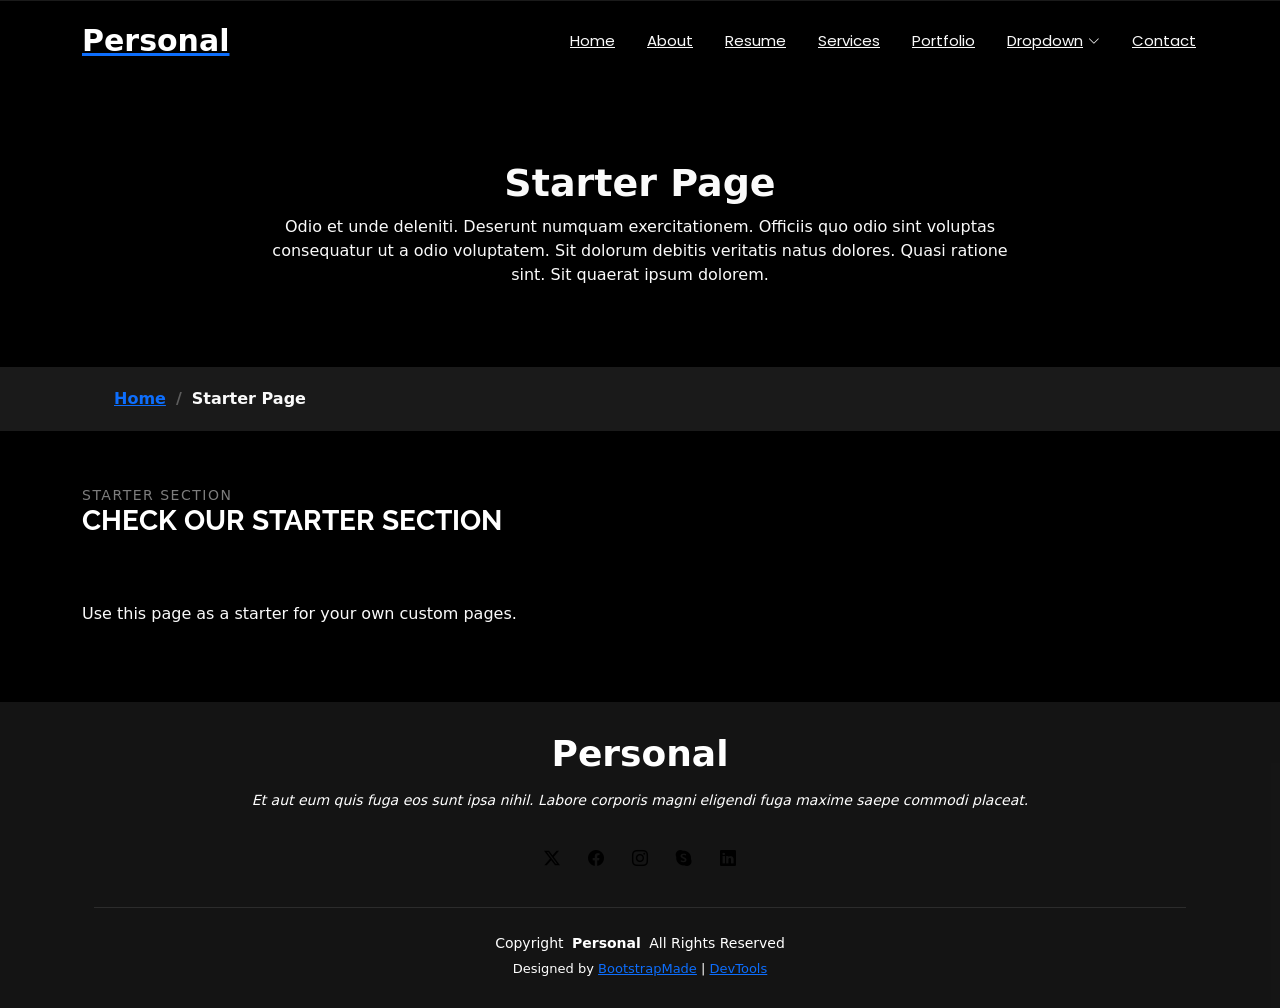
<file: Personal/starter-page.html>
<!DOCTYPE html>
<html lang="en">

<head>
  <meta charset="utf-8">
  <meta content="width=device-width, initial-scale=1.0" name="viewport">
  <title>Starter Page - Personal Bootstrap Template</title>
  <meta name="description" content="">
  <meta name="keywords" content="">

  <!-- Favicons -->
  <link href="assets/img/favicon.png" rel="icon">
  <link href="assets/img/apple-touch-icon.png" rel="apple-touch-icon">

  <!-- Fonts -->
  <link href="https://fonts.googleapis.com" rel="preconnect">
  <link href="https://fonts.gstatic.com" rel="preconnect" crossorigin>
  <link href="https://fonts.googleapis.com/css2?family=Roboto:ital,wght@0,100;0,300;0,400;0,500;0,700;0,900;1,100;1,300;1,400;1,500;1,700;1,900&family=Poppins:ital,wght@0,100;0,200;0,300;0,400;0,500;0,600;0,700;0,800;0,900;1,100;1,200;1,300;1,400;1,500;1,600;1,700;1,800;1,900&family=Raleway:ital,wght@0,100;0,200;0,300;0,400;0,500;0,600;0,700;0,800;0,900;1,100;1,200;1,300;1,400;1,500;1,600;1,700;1,800;1,900&display=swap" rel="stylesheet">

  <!-- Vendor CSS Files -->
  <link href="assets/vendor/bootstrap/css/bootstrap.min.css" rel="stylesheet">
  <link href="assets/vendor/bootstrap-icons/bootstrap-icons.css" rel="stylesheet">
  <link href="assets/vendor/aos/aos.css" rel="stylesheet">
  <link href="assets/vendor/swiper/swiper-bundle.min.css" rel="stylesheet">
  <link href="assets/vendor/glightbox/css/glightbox.min.css" rel="stylesheet">

  <!-- Main CSS File -->
  <link href="assets/css/main.css" rel="stylesheet">

  <!-- =======================================================
  * Template Name: Personal
  * Template URL: https://bootstrapmade.com/personal-free-resume-bootstrap-template/
  * Updated: Mar 05 2025 with Bootstrap v5.3.3
  * Author: BootstrapMade.com
  * License: https://bootstrapmade.com/license/
  ======================================================== -->
</head>

<body class="starter-page-page">

  <header id="header" class="header d-flex align-items-center fixed-top">
    <div class="container-fluid container-xl position-relative d-flex align-items-center justify-content-between">

      <a href="index.html" class="logo d-flex align-items-center">
        <!-- Uncomment the line below if you also wish to use an image logo -->
        <!-- <img src="assets/img/logo.webp" alt=""> -->
        <h1 class="sitename">Personal</h1>
      </a>

      <nav id="navmenu" class="navmenu">
        <ul>
          <li><a href="index.html">Home</a></li>
          <li><a href="about.html">About</a></li>
          <li><a href="resume.html">Resume</a></li>
          <li><a href="services.html">Services</a></li>
          <li><a href="portfolio.html">Portfolio</a></li>
          <li class="dropdown"><a href="#"><span>Dropdown</span> <i class="bi bi-chevron-down toggle-dropdown"></i></a>
            <ul>
              <li><a href="#">Dropdown 1</a></li>
              <li class="dropdown"><a href="#"><span>Deep Dropdown</span> <i class="bi bi-chevron-down toggle-dropdown"></i></a>
                <ul>
                  <li><a href="#">Deep Dropdown 1</a></li>
                  <li><a href="#">Deep Dropdown 2</a></li>
                  <li><a href="#">Deep Dropdown 3</a></li>
                  <li><a href="#">Deep Dropdown 4</a></li>
                  <li><a href="#">Deep Dropdown 5</a></li>
                </ul>
              </li>
              <li><a href="#">Dropdown 2</a></li>
              <li><a href="#">Dropdown 3</a></li>
              <li><a href="#">Dropdown 4</a></li>
            </ul>
          </li>
          <li><a href="contact.html">Contact</a></li>
        </ul>
        <i class="mobile-nav-toggle d-xl-none bi bi-list"></i>
      </nav>

    </div>
  </header>

  <main class="main">

    <!-- Page Title -->
    <div class="page-title" data-aos="fade">
      <div class="heading">
        <div class="container">
          <div class="row d-flex justify-content-center text-center">
            <div class="col-lg-8">
              <h1>Starter Page</h1>
              <p class="mb-0">Odio et unde deleniti. Deserunt numquam exercitationem. Officiis quo odio sint voluptas consequatur ut a odio voluptatem. Sit dolorum debitis veritatis natus dolores. Quasi ratione sint. Sit quaerat ipsum dolorem.</p>
            </div>
          </div>
        </div>
      </div>
      <nav class="breadcrumbs">
        <div class="container">
          <ol>
            <li><a href="index.html">Home</a></li>
            <li class="current">Starter Page</li>
          </ol>
        </div>
      </nav>
    </div><!-- End Page Title -->

    <!-- Starter Section Section -->
    <section id="starter-section" class="starter-section section">

      <!-- Section Title -->
      <div class="container section-title" data-aos="fade-up">
        <h2>Starter Section</h2>
        <div><span>Check Our</span> <span class="description-title">Starter Section</span></div>
      </div><!-- End Section Title -->

      <div class="container" data-aos="fade-up">
        <p>Use this page as a starter for your own custom pages.</p>
      </div>

    </section><!-- /Starter Section Section -->

  </main>

  <footer id="footer" class="footer dark-background">
    <div class="container">
      <h3 class="sitename">Personal</h3>
      <p>Et aut eum quis fuga eos sunt ipsa nihil. Labore corporis magni eligendi fuga maxime saepe commodi placeat.</p>
      <div class="social-links d-flex justify-content-center">
        <a href=""><i class="bi bi-twitter-x"></i></a>
        <a href=""><i class="bi bi-facebook"></i></a>
        <a href=""><i class="bi bi-instagram"></i></a>
        <a href=""><i class="bi bi-skype"></i></a>
        <a href=""><i class="bi bi-linkedin"></i></a>
      </div>
      <div class="container">
        <div class="copyright">
          <span>Copyright</span> <strong class="px-1 sitename">Personal</strong> <span>All Rights Reserved</span>
        </div>
        <div class="credits">
          <!-- All the links in the footer should remain intact. -->
          <!-- You can delete the links only if you've purchased the pro version. -->
          <!-- Licensing information: https://bootstrapmade.com/license/ -->
          <!-- Purchase the pro version with working PHP/AJAX contact form: [buy-url] -->
          Designed by <a href="https://bootstrapmade.com/">BootstrapMade</a> | <a href="https://bootstrapmade.com/tools/">DevTools</a>
        </div>
      </div>
    </div>
  </footer>

  <!-- Scroll Top -->
  <a href="#" id="scroll-top" class="scroll-top d-flex align-items-center justify-content-center"><i class="bi bi-arrow-up-short"></i></a>

  <!-- Preloader -->
  <div id="preloader"></div>

  <!-- Vendor JS Files -->
  <script src="assets/vendor/bootstrap/js/bootstrap.bundle.min.js"></script>
  <script src="assets/vendor/php-email-form/validate.js"></script>
  <script src="assets/vendor/aos/aos.js"></script>
  <script src="assets/vendor/typed.js/typed.umd.js"></script>
  <script src="assets/vendor/purecounter/purecounter_vanilla.js"></script>
  <script src="assets/vendor/waypoints/noframework.waypoints.js"></script>
  <script src="assets/vendor/swiper/swiper-bundle.min.js"></script>
  <script src="assets/vendor/glightbox/js/glightbox.min.js"></script>
  <script src="assets/vendor/imagesloaded/imagesloaded.pkgd.min.js"></script>
  <script src="assets/vendor/isotope-layout/isotope.pkgd.min.js"></script>

  <!-- Main JS File -->
  <script src="assets/js/main.js"></script>

</body>

</html>
</file>
<file: Personal/assets/css/custom.css>
/* Fonts - change these variables to update typography across the website */
:root {
  --body-font: "Manrope", Arial, Helvetica, sans-serif;
  --heading-font: "Space Grotesk", Georgia, serif;
  --nav-font: "Poppins", sans-serif;
}

/* Global Colors - used throughout the website */
:root {
  --background-color: #020617;
  --default-color: #e5e7eb;
  --heading-color: #f8fafc;
  --accent-color: #f4c95d;
  --secondary-accent-color: #5b8def;
  --surface-color: rgba(15, 23, 42, 0.78);
  --text-muted-color: #cbd5f5;
  --contrast-color: #111827;
  --table-color: #94a3b8;
}

/* Nav Menu Colors - used specifically for the navigation menu */
:root {
  --nav-color: #f8fafc;
  --nav-hover-color: #f4c95d;
  --nav-background-color: rgba(6, 10, 20, 0.78);
  --nav-border-color: rgba(255, 255, 255, 0.08);
  --nav-mobile-background-color: #0f172a;
  --nav-dropdown-background-color: #1a1a1a;
  --nav-dropdown-color: #fafafa;
  --nav-dropdown-hover-color: #ffd829;
}

body {
  font-family: var(--body-font);
  background: radial-gradient(circle at top, #0f172a 0%, var(--background-color) 100%);
  color: var(--default-color);
  line-height: 1.7;
}

@keyframes glowPulse {
  0% {
    text-shadow: 0 0 5px rgba(59, 130, 246, 0.3);
  }
  50% {
    text-shadow: 0 0 20px rgba(59, 130, 246, 0.8);
  }
  100% {
    text-shadow: 0 0 5px rgba(59, 130, 246, 0.3);
  }
}

h2 {
  animation: glowPulse 2.5s infinite ease-in-out;
}

h1,
h2,
h3,
h4,
h5,
h6 {
  font-family: var(--heading-font);
  margin-bottom: 1rem;
  letter-spacing: 0.6px;
}

h1 {
  font-size: 3rem;
  color: var(--heading-color);
  font-weight: 800;
  line-height: 1.2;
  text-shadow: 0 0 12px rgba(59, 130, 246, 0.35);
}

h2 {
  font-size: 2.2rem;
  color: var(--accent-color);
  font-weight: 700;
  line-height: 1.25;
  padding-left: 10px;
}

h3 {
  font-size: 1.6rem;
  color: #93c5fd;
  font-weight: 600;
  line-height: 1.3;
}

h4 {
  font-size: 1.3rem;
  color: #cbd5f5;
  font-weight: 600;
}

h5 {
  font-size: 1.1rem;
  color: #94a3b8;
  font-weight: 500;
}

h6 {
  font-size: 1rem;
  color: #64748b;
  font-weight: 500;
}

p {
  font-size: 1rem;
  color: var(--text-muted-color);
  margin-bottom: 1.25rem;
}

/* Unified spacing rhythm for About, Resume and Portfolio */
/* Consistent Section Spacing */
section {
  padding: 80px 0;
}

.about,
.resume,
.portfolio {
  padding-top: 80px;
  padding-bottom: 80px;
}

/* Animated CSS Shapes in About Section */
.about {
  position: relative;
  overflow: hidden;
}

.about::before {
  content: "";
  position: absolute;
  width: 90px;
  height: 90px;
  top: 80px;
  right: 8%;
  border: 3px solid var(--accent-color);
  border-radius: 50%;
  opacity: 0.45;
  animation: floatingShape 6s ease-in-out infinite;
}

.about::after {
  content: "";
  position: absolute;
  width: 0;
  height: 0;
  bottom: 70px;
  left: 7%;
  border-left: 45px solid transparent;
  border-right: 45px solid transparent;
  border-bottom: 80px solid rgba(59, 130, 246, 0.35);
  opacity: 0.6;
  animation: rotatingShape 8s linear infinite;
}

.about .container {
  position: relative;
  z-index: 1;
}

.about .container::before {
  content: "";
  position: absolute;
  width: 55px;
  height: 55px;
  top: -50px;
  left: 25%;
  background: rgba(255, 216, 41, 0.22);
  border-radius: 12px;
  animation: scalingShape 4s ease-in-out infinite;
  z-index: -1;
}

@keyframes floatingShape {
  50% {
    transform: translateY(-28px);
  }
}

@keyframes rotatingShape {
  100% {
    transform: rotate(360deg);
  }
}

@keyframes scalingShape {
  50% {
    transform: scale(1.35);
  }
}

.resume .container,
.portfolio .container {
  display: flex;
  flex-direction: column;
  gap: 32px;
}

.about h2,
.resume h2,
.portfolio h2 {
  margin-bottom: 24px;
}

.about h3,
.resume h3,
.portfolio h3 {
  margin-bottom: 16px;
}

.about p,
.resume p,
.portfolio p {
  margin-bottom: 20px;
}

.about .row,
.resume .row,
.portfolio .row {
  margin-top: 32px;
  margin-bottom: 32px;
}

.about .content > * + *,
.resume .resume-item + .resume-item,
.portfolio .portfolio-item {
  margin-top: 24px;
}

.portfolio .portfolio-container {
  gap: 28px;
}

.portfolio .portfolio-item {
  padding: 16px;
}

/* Range Sliders */
a {
  color: var(--text-muted-color);
  text-decoration: none;
  transition: 0.5s ease;
}

a:hover {
  color: color-mix(in srgb, var(--accent-color), transparent 25%);
  text-decoration: none;
}

/* Navigation Menu */

.navmenu {
  margin-top: 16px;
  padding: 6px 12px;
  border-radius: 47px;
  background: var(--nav-background-color);
  border: 1px solid var(--nav-border-color);
  backdrop-filter: blur(10px);
  -webkit-backdrop-filter: blur(10px);
  box-shadow:
    inset 0 1px 0 rgba(255, 255, 255, 0.08),
    0 10px 24px rgba(0, 0, 0, 0.32);
}

.navmenu ul {
  margin: 0;
  padding: 0;
  display: flex;
  list-style: none;
  align-items: center;
}

.navmenu li {
  position: relative;
}

.navmenu > ul > li {
  white-space: nowrap;
  margin: 0;
  padding: 0;
}

.navmenu > ul > li:last-child {
  padding-right: 0;
}

.navmenu a,
.navmenu a:focus {
  color: var(--nav-color);
  font-size: 15px;
  padding: 12px 18px;
  font-family: var(--nav-font);
  font-weight: 500;
  display: flex;
  align-items: center;
  justify-content: space-between;
  white-space: nowrap;
  transition: color 0.25s ease, background-color 0.25s ease, transform 0.25s ease,
    box-shadow 0.25s ease;
  position: relative;
  border-radius: 999px;
}

.navmenu a i,
.navmenu a:focus i {
  font-size: 12px;
  line-height: 0;
  margin-left: 5px;
  transition: 0.3s;
}

.navmenu > ul > li > a:before {
  content: "";
  position: absolute;
  height: 2px;
  bottom: 9px;
  left: 18px;
  background-color: var(--nav-hover-color);
  visibility: hidden;
  width: 0;
  border-radius: 999px;
  transition: width 0.25s ease, visibility 0.25s ease;
}

.navmenu a:hover:before,
.navmenu li:hover > a:before,
.navmenu .active:before {
  visibility: visible;
  width: 25px;
}

.navmenu li:hover > a,
.navmenu a:focus-visible {
  color: #ffffff;
  background: rgba(255, 255, 255, 0.05);
  box-shadow:
    inset 0 1px 0 rgba(255, 255, 255, 0.08),
    0 6px 16px rgba(0, 0, 0, 0.18);
  transform: translateY(-1px);
}

.navmenu .active,
.navmenu .active:focus,
.navmenu li:hover > .active {
  color: var(--contrast-color);
  background: linear-gradient(135deg, #ffe15a 0%, #ffd829 55%, #f7c600 100%);
  box-shadow:
    inset 0 1px 0 rgba(255, 255, 255, 0.45),
    0 8px 18px rgba(255, 216, 41, 0.28),
    0 2px 6px rgba(0, 0, 0, 0.22);
  transform: translateY(-1px);
}

@keyframes navPop {
  0% {
    transform: scale(1);
  }
  50% {
    transform: scale(1.08);
  }
  100% {
    transform: scale(1);
  }
}

.navmenu a:hover {
  animation: navPop 0.3s ease;
}

.navmenu a:hover i,
.navmenu a:focus-visible i {
  transform: translateY(1px);
}

.navmenu .dropdown ul {
  margin: 0;
  padding: 10px 0;
  background: var(--nav-dropdown-background-color);
  display: block;
  position: absolute;
  visibility: hidden;
  left: 14px;
  top: 130%;
  opacity: 0;
  transition: 0.3s;
  border-radius: 4px;
  z-index: 99;
  box-shadow: 0px 0px 30px rgba(0, 0, 0, 0.1);
}

.navmenu .dropdown ul li {
  min-width: 200px;
}

.navmenu .dropdown ul a {
  padding: 10px 20px;
  font-size: 15px;
  text-transform: none;
  color: var(--nav-dropdown-color);
}

.navmenu .dropdown ul a i {
  font-size: 12px;
}

.navmenu .dropdown ul a:hover,
.navmenu .dropdown ul .active:hover,
.navmenu .dropdown ul li:hover > a {
  color: var(--nav-dropdown-hover-color);
}

.navmenu .dropdown:hover > ul {
  opacity: 1;
  top: 100%;
  visibility: visible;
}

.navmenu .dropdown .dropdown ul {
  top: 0;
  left: -90%;
  visibility: hidden;
}

.navmenu .dropdown .dropdown:hover > ul {
  opacity: 1;
  top: 0;
  left: -100%;
  visibility: visible;
}

.navmenu .dropdown ul a:before{
  content: "▸";
  position:absolute;

  left:5px;
}


/* Rating Sliders */

.rating-field {
  margin-top: 10px;
}

.rating-field .form-label {
  color: var(--heading-color);
  font-weight: 500;
  margin-bottom: 12px;
}

input[type="range"].form-range {
  width: 100%;
  height: 10px;
  appearance: none;
  -webkit-appearance: none;
  background: linear-gradient(
    90deg,
    var(--secondary-accent-color),
    var(--accent-color)
  );
  border-radius: 999px;
  outline: none;
  cursor: pointer;
  box-shadow:
    inset 0 1px 3px rgba(0, 0, 0, 0.45),
    0 0 14px rgba(255, 216, 41, 0.18);
}

input[type="range"].form-range:hover {
  box-shadow:
    inset 0 1px 3px rgba(0, 0, 0, 0.45),
    0 0 20px rgba(255, 216, 41, 0.35),
    0 0 24px rgba(59, 130, 246, 0.25);
}

input[type="range"].form-range:focus-visible {
  box-shadow:
    0 0 0 3px rgba(255, 216, 41, 0.25),
    0 0 22px rgba(59, 130, 246, 0.35);
}

input[type="range"].form-range::-webkit-slider-runnable-track {
  height: 10px;
  border-radius: 999px;
  background: linear-gradient(
    90deg,
    var(--secondary-accent-color),
    var(--accent-color)
  );
}

input[type="range"].form-range::-webkit-slider-thumb {
  appearance: none;
  -webkit-appearance: none;
  width: 24px;
  height: 24px;
  margin-top: -7px;
  border-radius: 50%;
  border: 3px solid var(--background-color);
  background: var(--accent-color);
  box-shadow:
    0 0 0 3px rgba(255, 216, 41, 0.25),
    0 6px 14px rgba(0, 0, 0, 0.35);
}

input[type="range"].form-range::-webkit-slider-thumb:hover {
  transform: scale(1.12);
}

input[type="range"].form-range::-moz-range-track {
  height: 10px;
  border-radius: 999px;
  background: linear-gradient(
    90deg,
    var(--secondary-accent-color),
    var(--accent-color)
  );
}

input[type="range"].form-range::-moz-range-thumb {
  width: 24px;
  height: 24px;
  border-radius: 50%;
  border: 3px solid var(--background-color);
  background: var(--accent-color);
  box-shadow:
    0 0 0 3px rgba(255, 216, 41, 0.25),
    0 6px 14px rgba(0, 0, 0, 0.35);
  cursor: pointer;
}

input[type="range"].form-range::-moz-range-thumb:hover {
  transform: scale(1.12);
}

.range-scale {
  display: flex;
  justify-content: space-between;
  align-items: flex-start;
  padding: 0 12px;
  margin-top: 9px;
  color: var(--text-muted-color);
  font-size: 13px;
  line-height: 1;
}

.range-scale span {
  position: relative;
  width: 1px;
  display: flex;
  justify-content: center;
  padding-top: 12px;
}

.range-scale span::before {
  content: "";
  position: absolute;
  top: 0;
  width: 2px;
  height: 8px;
  border-radius: 999px;
  background: color-mix(in srgb, var(--accent-color), transparent 35%);
  box-shadow: 0 0 8px rgba(255, 216, 41, 0.25);
}

.range-scale span:nth-child(6) {
  color: var(--accent-color);
  font-weight: 700;
}

.range-scale span:nth-child(6)::before {
  height: 12px;
  background: var(--accent-color);
  box-shadow: 0 0 12px rgba(255, 216, 41, 0.55);
}

/* About */



/* Services */

.services {
  position: relative;
  overflow: hidden;
  background: linear-gradient(
    -45deg,
    #020617,
    #0f172a,
    #1e3a8a,
    #312e81
  );
  background-size: 400% 400%;
  animation: gradientMove 12s ease infinite;
}

@keyframes gradientMove {
  0% {
    background-position: 0% 50%;
  }

  50% {
    background-position: 100% 50%;
  }

  100% {
    background-position: 0% 50%;
  }
}

/* Scroll to Top Button */

.scroll-top {
    position: fixed;
    visibility: hidden;
    opacity: 0;
    right: 15px;
    bottom: -15px;
    z-index: 99999;
    background-color: var(--accent-color);
    width: 44px;
    height: 44px;
    border-radius: 50px;
    transition: all 0.4s;
  }
  
  .scroll-top i {
    font-size: 24px;
    color: var(--contrast-color);
    line-height: 0;
  }
  
  .scroll-top:hover {
    background-color: color-mix(in srgb, var(--accent-color), transparent 20%);
    color: var(--contrast-color);
  }
  
  .scroll-top.active {
    visibility: visible;
    opacity: 1;
    bottom: 15px;
  }

/* Service Table */

.service-table {
  margin: 20px;
  border-collapse: separate;
  border-spacing: 0;
  border-radius: 10px;
  overflow: hidden;
}

.service-table th,
.service-table td {
  border: 1px solid rgb(31, 43, 74);
  padding: 12px;
  text-align: center;
  border-radius: 0;
}

.service-table thead th {
  background-color: var(--accent-color);
  color: var(--contrast-color);
  font-weight: 700;
  text-transform: uppercase;
  letter-spacing: 0.5px;
}

.service-table tbody tr {
  background-color: var(--default-color);
  color: var(--contrast-color);
}

.service-table tbody tr:hover {
  color: color-mix(in srgb, var(--default-color), transparent 25%);
  color: color-mix(in srgb, var(--contrast-color), transparent 25%);
}

.service-table tbody tr:nth-child(even) {
  background-color: #94a3b8;
  color: var(--contrast-color);
}

.service-table tbody tr:nth-child(even):hover {
  color: color-mix(in srgb, var(--table-color), transparent 25%);
  color: color-mix(in srgb, var(--contrast-color), transparent 25%);
}

.service-table thead th:first-child {
  border-top-left-radius: 14px;
}

.service-table thead th:last-child {
  border-top-right-radius: 14px;
}

.service-table tbody tr:last-child td:first-child {
  border-bottom-left-radius: 14px;
}

.service-table tbody tr:last-child td:last-child {
  border-bottom-right-radius: 14px;
}
/*--------------------------------------------------------------
# Global Footer
--------------------------------------------------------------*/
.footer {
  color: var(--default-color);
  background-color: var(--background-color);
  font-size: 14px;
  text-align: center;
  padding: 30px 0;
  position: relative;
}

.footer h3 {
  font-size: 36px;
  font-weight: 700;
  position: relative;
  padding: 0;
  margin: 0 0 15px 0;
}

.footer p {
  font-size: 15;
  font-style: italic;
  padding: 0;
  margin: 0 0 30px 0;
}

.footer .social-links {
  margin: 0 0 30px 0;
}

.footer .social-links a {
  font-size: 16px;
  display: flex;
  align-items: center;
  justify-content: center;
  background: var(--default-color);
  color: var(--contrast-color);
  line-height: 1;
  margin: 0 4px;
  border-radius: 50%;
  text-align: center;
  width: 36px;
  height: 36px;
  transition: 0.3s;
}

.footer .social-links a:hover {
  background: var(--accent-color);
  text-decoration: none;
  transform: translateY(-4px) scale(1.25);
}

.footer .copyright {
  padding-top: 25px;
  border-top: 1px solid color-mix(in srgb, var(--default-color), transparent 90%);
}

.footer .credits {
  font-size: 13px;
  padding-top: 5px;
}

/*--------------------------------------------------------------
# Preloader
--------------------------------------------------------------*/

#preloader {
  position: fixed;
  inset: 0;
  z-index: 999999;
  overflow: hidden;
  background: var(--background-color);
  transition: all 0.6s ease-out;
}

#preloader::before {
  content: "";
  position: fixed;
  top: 50%;
  left: 50%;
  width: 45px;
  height: 45px;
  transform: translate(-50%, -50%);
  --c: no-repeat linear-gradient(var(--accent-color) 0 0);
  background:
    var(--c), var(--c), var(--c),
    var(--c), var(--c), var(--c),
    var(--c), var(--c), var(--c);
  background-size: 16px 16px;
  animation:
    l32-1 1s infinite,
    l32-2 1s infinite;
}

@keyframes l32-1 {
  0%,
  100% {
    width: 45px;
    height: 45px;
  }

  35%,
  65% {
    width: 65px;
    height: 65px;
  }
}

@keyframes l32-2 {
  0%,
  40% {
    background-position:
      0 0,
      0 50%,
      0 100%,
      50% 100%,
      100% 100%,
      100% 50%,
      100% 0,
      50% 0,
      50% 50%;
  }

  60%,
  100% {
    background-position:
      0 50%,
      0 100%,
      50% 100%,
      100% 100%,
      100% 50%,
      100% 0,
      50% 0,
      0 0,
      50% 50%;
  }
}

/* Reduced-motion */

@media (prefers-reduced-motion: reduce) {

  h2 {
    animation: none;
  }

  .navmenu a:hover {
    animation: none;
    transform: none;
  }

  #preloader::before {
    animation: none;
  }

  * {
    scroll-behavior: auto !important;
    transition: none !important;
  }

  .about::before,
  .about::after,
  .about .container::before,
  .services {
    animation: none;
  }
}

#form-result-title {
  display: inline-block;
  padding: 12px 18px;
  border: 2px solid transparent;
  border-radius: 10px;
  margin-top: 15px;
}

.success-popup {
  position: fixed;
  inset: 0;
  display: none;
  align-items: center;
  justify-content: center;
  background: rgba(0, 0, 0, 0.65);
  z-index: 9999;
}

.success-popup.show {
  display: flex;
}

.success-popup-content {
  position: relative;
  max-width: 420px;
  width: calc(100% - 32px);
  padding: 28px;
  border-radius: 18px;
  background: #1b7846;
  color: #ffffff;
  text-align: center;
  box-shadow: 0 20px 60px rgba(0, 0, 0, 0.35);
  animation: popupScale 0.25s ease;
}

.success-popup-content h4 {
  margin-bottom: 10px;
  font-weight: 700;
}

.success-popup-content p {
  margin-bottom: 0;
}

.success-popup-close {
  position: absolute;
  top: 8px;
  right: 12px;
  border: 0;
  background: transparent;
  color: #ffffff;
  font-size: 28px;
  line-height: 1;
  cursor: pointer;
}

@keyframes popupScale {
  from {
    transform: scale(0.85);
    opacity: 0;
  }

  to {
    transform: scale(1);
    opacity: 1;
  }
}

.contact {
  padding-bottom: 10px;
}

/* Game Section */
#game-section {
  padding-top: 0;
  padding-bottom: 60px;
}

.game-section h2 {
  text-align: center;
}

.game-panel {
  background: rgba(15, 23, 42, 0.82);
  border: 1px solid rgba(255, 255, 255, 0.09);
  border-radius: 18px;
  padding: 28px;
  box-shadow: 0 18px 45px rgba(0, 0, 0, 0.28);
}

.game-controls {
  display: flex;
  justify-content: space-between;
  align-items: flex-end;
  gap: 18px;
  margin-bottom: 26px;
  flex-wrap: wrap;
}

.difficulty-box label {
  display: block;
  margin-bottom: 8px;
  color: var(--heading-color);
  font-weight: 600;
}

#difficulty {
  min-width: 230px;
  background-color: rgba(2, 6, 23, 0.9);
  color: var(--default-color);
  border: 1px solid rgba(255, 255, 255, 0.14);
  border-radius: 10px;
  padding: 10px 14px;
}

.game-buttons {
  display: flex;
  gap: 10px;
}

.game-btn {
  background: linear-gradient(135deg, var(--accent-color), #ffd829);
  color: var(--contrast-color);
  border: none;
  border-radius: 10px;
  padding: 10px 22px;
  font-weight: 700;
  transition: transform 0.2s ease, opacity 0.2s ease;
}

.game-btn:hover {
  transform: translateY(-2px);
  opacity: 0.88;
}

.game-content {
  display: flex;
  align-items: flex-start;
  gap: 26px;
}

.game-board {
  flex: 1;
  display: grid;
  gap: 12px;
}

.game-board.easy {
  grid-template-columns: repeat(4, minmax(70px, 1fr));
}

.game-board.hard {
  grid-template-columns: repeat(6, minmax(65px, 1fr));
}

.memory-card {
  height: 92px;
  border: 1px solid rgba(255, 255, 255, 0.12);
  border-radius: 14px;
  background: linear-gradient(135deg, #1e3a8a, #312e81);
  color: var(--accent-color);
  font-size: 34px;
  font-weight: 800;
  cursor: pointer;
  display: flex;
  align-items: center;
  justify-content: center;
  overflow: hidden;
  box-shadow: 0 10px 22px rgba(0, 0, 0, 0.25);
  transition: transform 0.2s ease, border-color 0.2s ease, background 0.2s ease;
}

.memory-card:hover {
  transform: translateY(-3px);
  border-color: var(--accent-color);
}

.memory-card img {
  width: 100%;
  height: 100%;
  object-fit: cover;
  display: block;
}

.memory-card.flipped,
.memory-card.matched {
  background: rgba(255, 255, 255, 0.08);
  border-color: var(--accent-color);
}

.memory-card.matched {
  cursor: default;
  opacity: 0.7;
  transform: scale(0.98);
}

.game-stats {
  width: 260px;
  padding: 22px;
  border-radius: 16px;
  background: rgba(2, 6, 23, 0.72);
  border: 1px solid rgba(255, 255, 255, 0.1);
}

.game-stats h3 {
  margin-bottom: 16px;
  color: var(--accent-color);
}

.game-stats p {
  margin-bottom: 12px;
  color: var(--default-color);
}

.game-stats span {
  color: var(--accent-color);
  font-weight: 800;
}

.win-message {
  min-height: 28px;
  margin-top: 16px;
  color: var(--accent-color);
  font-size: 1.2rem;
  font-weight: 800;
}

@media (max-width: 992px) {
  .game-content {
    flex-direction: column;
  }

  .game-stats {
    width: 100%;
  }
}

@media (max-width: 768px) {
  .game-panel {
    padding: 20px;
  }

  .game-controls {
    align-items: stretch;
  }

  .game-buttons {
    width: 100%;
  }

  .game-btn {
    flex: 1;
  }

  .game-board.easy,
  .game-board.hard {
    grid-template-columns: repeat(3, minmax(70px, 1fr));
  }

  .memory-card {
    height: 78px;
    font-size: 28px;
  }
}
</file>
<file: Personal/assets/css/main.css>
/**
* Template Name: Personal
* Template URL: https://bootstrapmade.com/personal-free-resume-bootstrap-template/
* Updated: Mar 05 2025 with Bootstrap v5.3.3
* Author: BootstrapMade.com
* License: https://bootstrapmade.com/license/
*/

/*--------------------------------------------------------------
# Font & Color Variables
# Help: https://bootstrapmade.com/color-system/
--------------------------------------------------------------*/
/* Fonts */
:root {
  --default-font: "Roboto",  system-ui, -apple-system, "Segoe UI", Roboto, "Helvetica Neue", Arial, "Noto Sans", "Liberation Sans", sans-serif, "Apple Color Emoji", "Segoe UI Emoji", "Segoe UI Symbol", "Noto Color Emoji";
  --heading-font: "Raleway",  sans-serif;
  --nav-font: "Poppins",  sans-serif;
}

/* Global Colors - The following color variables are used throughout the website. Updating them here will change the color scheme of the entire website */
:root { 
  --background-color: #000000; /* Background color for the entire website, including individual sections */
  --default-color: #fafafa; /* Default color used for the majority of the text content across the entire website */
  --heading-color: #ffffff; /* Color for headings, subheadings and title throughout the website */
 /* --accent-color: #18d26e; /* Accent color that represents your brand on the website. It's used for buttons, links, and other elements that need to stand out */
  --surface-color: #1a1a1a; /* The surface color is used as a background of boxed elements within sections, such as cards, icon boxes, or other elements that require a visual separation from the global background. */
  --contrast-color: #000000; /* Contrast color for text, ensuring readability against backgrounds of accent, heading, or default colors. */
}

/* Nav Menu Colors - The following color variables are used specifically for the navigation menu. They are separate from the global colors to allow for more customization options */
:root {
  --nav-color: #fafafa;  /* The default color of the main navmenu links */
  --nav-hover-color: #18d26e; /* Applied to main navmenu links when they are hovered over or active */
  --nav-mobile-background-color: #1a1a1a; /* Used as the background color for mobile navigation menu */
  --nav-dropdown-background-color: #1a1a1a; /* Used as the background color for dropdown items that appear when hovering over primary navigation items */
  --nav-dropdown-color: #fafafa; /* Used for navigation links of the dropdown items in the navigation menu. */
  --nav-dropdown-hover-color: #18d26e; /* Similar to --nav-hover-color, this color is applied to dropdown navigation links when they are hovered over. */
}

/* Color Presets - These classes override global colors when applied to any section or element, providing reuse of the sam color scheme. */

.light-background {
  --background-color: #1a1a1a;
  --surface-color: #343434;
}

.dark-background {
  --background-color: rgba(15, 15, 15, 0.975);
  --default-color: #ffffff;
  --heading-color: #ffffff;
  --surface-color: #292929f9;
  --contrast-color: #000000;
}

/* Smooth scroll */
:root {
  scroll-behavior: smooth;
}

/*--------------------------------------------------------------
# General Styling & Shared Classes
--------------------------------------------------------------*/
/*body {
  color: var(--default-color);
  background-color: var(--background-color);
  font-family: var(--default-font);
}

a {
  color: var(--accent-color);
  text-decoration: none;
  transition: 0.3s;
}

a:hover {
  color: color-mix(in srgb, var(--accent-color), transparent 25%);
  text-decoration: none;
}

h1,
h2,
h3,
h4,
h5,
h6 {
  color: var(--heading-color);
  font-family: var(--heading-font);
}
*/
/* PHP Email Form Messages
------------------------------*/
.php-email-form .error-message {
  display: none;
  background: #df1529;
  color: #ffffff;
  text-align: left;
  padding: 15px;
  margin-bottom: 24px;
  font-weight: 600;
}

.php-email-form .sent-message {
  display: none;
  color: #ffffff;
  background: #059652;
  text-align: center;
  padding: 15px;
  margin-bottom: 24px;
  font-weight: 600;
}

.php-email-form .loading {
  display: none;
  background: var(--surface-color);
  text-align: center;
  padding: 15px;
  margin-bottom: 24px;
}

.php-email-form .loading:before {
  content: "";
  display: inline-block;
  border-radius: 50%;
  width: 24px;
  height: 24px;
  margin: 0 10px -6px 0;
  border: 3px solid var(--accent-color);
  border-top-color: var(--surface-color);
  animation: php-email-form-loading 1s linear infinite;
}

@keyframes php-email-form-loading {
  0% {
    transform: rotate(0deg);
  }

  100% {
    transform: rotate(360deg);
  }
}

/*--------------------------------------------------------------
# Global Header
--------------------------------------------------------------*/
.header {
  --background-color: rgba(0, 0, 0, 0);
  color: var(--default-color);
  background-color: var(--background-color);
  padding: 15px 0;
  transition: all 0.5s;
  z-index: 997;
}

.header .logo {
  line-height: 1;
}

.header .logo img {
  max-height: 32px;
  margin-right: 8px;
}

.header .logo h1 {
  font-size: 30px;
  margin: 0;
  font-weight: 700;
  color: var(--heading-color);
}

.scrolled .header {
  box-shadow: 0px 0 18px rgba(0, 0, 0, 0.1);
}

/* Global Header on Scroll
------------------------------*/
.scrolled .header {
  --background-color: rgba(0, 0, 0, 0.8);
}

/*--------------------------------------------------------------
# Navigation Menu
--------------------------------------------------------------*/
/* Desktop Navigation */
@media (min-width: 1200px) {
  .navmenu {
    padding: 0;
  }

  .navmenu ul {
    margin: 0;
    padding: 0;
    display: flex;
    list-style: none;
    align-items: center;
  }

  .navmenu li {
    position: relative;
  }

  .navmenu>ul>li {
    white-space: nowrap;
    padding: 15px 14px;
  }

  .navmenu>ul>li:last-child {
    padding-right: 0;
  }

  .navmenu a,
  .navmenu a:focus {
    color: var(--nav-color);
    font-size: 15px;
    padding: 0 2px;
    font-family: var(--nav-font);
    font-weight: 400;
    display: flex;
    align-items: center;
    justify-content: space-between;
    white-space: nowrap;
    transition: 0.3s;
    position: relative;
  }

  .navmenu a i,
  .navmenu a:focus i {
    font-size: 12px;
    line-height: 0;
    margin-left: 5px;
    transition: 0.3s;
  }

  .navmenu>ul>li>a:before {
    content: "";
    position: absolute;
    height: 2px;
    bottom: -6px;
    left: 0;
    background-color: var(--nav-hover-color);
    visibility: hidden;
    width: 0px;
    transition: all 0.3s ease-in-out 0s;
  }

  .navmenu a:hover:before,
  .navmenu li:hover>a:before,
  .navmenu .active:before {
    visibility: visible;
    width: 25px;
  }

  .navmenu li:hover>a,
  .navmenu .active,
  .navmenu .active:focus {
    color: var(--nav-hover-color);
  }

  .navmenu .dropdown ul {
    margin: 0;
    padding: 10px 0;
    background: var(--nav-dropdown-background-color);
    display: block;
    position: absolute;
    visibility: hidden;
    left: 14px;
    top: 130%;
    opacity: 0;
    transition: 0.3s;
    border-radius: 4px;
    z-index: 99;
    box-shadow: 0px 0px 30px rgba(0, 0, 0, 0.1);
  }

  .navmenu .dropdown ul li {
    min-width: 200px;
  }

  .navmenu .dropdown ul a {
    padding: 10px 20px;
    font-size: 15px;
    text-transform: none;
    color: var(--nav-dropdown-color);
  }

  .navmenu .dropdown ul a i {
    font-size: 12px;
  }

  .navmenu .dropdown ul a:hover,
  .navmenu .dropdown ul .active:hover,
  .navmenu .dropdown ul li:hover>a {
    color: var(--nav-dropdown-hover-color);
  }

  .navmenu .dropdown:hover>ul {
    opacity: 1;
    top: 100%;
    visibility: visible;
  }

  .navmenu .dropdown .dropdown ul {
    top: 0;
    left: -90%;
    visibility: hidden;
  }

  .navmenu .dropdown .dropdown:hover>ul {
    opacity: 1;
    top: 0;
    left: -100%;
    visibility: visible;
  }
}

/* Mobile Navigation */
@media (max-width: 1199px) {
  .mobile-nav-toggle {
    color: var(--nav-color);
    font-size: 28px;
    line-height: 0;
    margin-right: 10px;
    cursor: pointer;
    transition: color 0.3s;
  }

  .navmenu {
    padding: 0;
    z-index: 9997;
  }

  .navmenu ul {
    display: none;
    list-style: none;
    position: absolute;
    inset: 60px 20px 20px 20px;
    padding: 10px 0;
    margin: 0;
    border-radius: 6px;
    background-color: var(--nav-mobile-background-color);
    border: 1px solid color-mix(in srgb, var(--default-color), transparent 90%);
    box-shadow: none;
    overflow-y: auto;
    transition: 0.3s;
    z-index: 9998;
  }

  .navmenu a,
  .navmenu a:focus {
    color: var(--nav-dropdown-color);
    padding: 10px 20px;
    font-family: var(--nav-font);
    font-size: 17px;
    font-weight: 500;
    display: flex;
    align-items: center;
    justify-content: space-between;
    white-space: nowrap;
    transition: 0.3s;
  }

  .navmenu a i,
  .navmenu a:focus i {
    font-size: 12px;
    line-height: 0;
    margin-left: 5px;
    width: 30px;
    height: 30px;
    display: flex;
    align-items: center;
    justify-content: center;
    border-radius: 50%;
    transition: 0.3s;
    background-color: color-mix(in srgb, var(--accent-color), transparent 90%);
  }

  .navmenu a i:hover,
  .navmenu a:focus i:hover {
    background-color: var(--accent-color);
    color: var(--contrast-color);
  }

  .navmenu a:hover,
  .navmenu .active,
  .navmenu .active:focus {
    color: var(--nav-dropdown-hover-color);
  }

  .navmenu .active i,
  .navmenu .active:focus i {
    background-color: var(--accent-color);
    color: var(--contrast-color);
    transform: rotate(180deg);
  }

  .navmenu .dropdown ul {
    position: static;
    display: none;
    z-index: 99;
    padding: 10px 0;
    margin: 10px 20px;
    background-color: var(--nav-dropdown-background-color);
    transition: all 0.5s ease-in-out;
  }

  .navmenu .dropdown ul ul {
    background-color: rgba(33, 37, 41, 0.1);
  }

  .navmenu .dropdown>.dropdown-active {
    display: block;
    background-color: rgba(33, 37, 41, 0.03);
  }

  .mobile-nav-active {
    overflow: hidden;
  }

  .mobile-nav-active .mobile-nav-toggle {
    color: #fff;
    position: absolute;
    font-size: 32px;
    top: 15px;
    right: 15px;
    margin-right: 0;
    z-index: 9999;
  }

  .mobile-nav-active .navmenu {
    position: fixed;
    overflow: hidden;
    inset: 0;
    background: rgba(33, 37, 41, 0.8);
    transition: 0.3s;
  }

  .mobile-nav-active .navmenu>ul {
    display: block;
  }
}

/*--------------------------------------------------------------
# Global Footer
--------------------------------------------------------------*/
.footer {
  color: var(--default-color);
  background-color: var(--background-color);
  font-size: 14px;
  text-align: center;
  padding: 30px 0;
  position: relative;
}

.footer h3 {
  font-size: 36px;
  font-weight: 700;
  position: relative;
  padding: 0;
  margin: 0 0 15px 0;
}

.footer p {
  font-size: 15;
  font-style: italic;
  padding: 0;
  margin: 0 0 30px 0;
}

.footer .social-links {
  margin: 0 0 30px 0;
}

.footer .social-links a {
  font-size: 16px;
  display: flex;
  align-items: center;
  justify-content: center;
  background: var(--accent-color);
  color: var(--contrast-color);
  line-height: 1;
  margin: 0 4px;
  border-radius: 50%;
  text-align: center;
  width: 36px;
  height: 36px;
  transition: 0.3s;
}

.footer .social-links a:hover {
  background: color-mix(in srgb, var(--accent-color), transparent 20%);
  text-decoration: none;
}

.footer .copyright {
  padding-top: 25px;
  border-top: 1px solid color-mix(in srgb, var(--default-color), transparent 90%);
}

.footer .credits {
  font-size: 13px;
  padding-top: 5px;
}

/*--------------------------------------------------------------
# Preloader
--------------------------------------------------------------*/
/*#preloader {
  position: fixed;
  inset: 0;
  z-index: 999999;
  overflow: hidden;
  background: var(--background-color);
  transition: all 0.6s ease-out;
}

#preloader:before {
  content: "";
  position: fixed;
  top: calc(50% - 30px);
  left: calc(50% - 30px);
  border: 6px solid #ffffff;
  border-color: var(--accent-color) transparent var(--accent-color) transparent;
  border-radius: 50%;
  width: 60px;
  height: 60px;
  animation: animate-preloader 1.5s linear infinite;
}

@keyframes animate-preloader {
  0% {
    transform: rotate(0deg);
  }

  100% {
    transform: rotate(360deg);
  }
}*/

/*--------------------------------------------------------------
# Scroll Top Button
--------------------------------------------------------------*/
.scroll-top {
  position: fixed;
  visibility: hidden;
  opacity: 0;
  right: 15px;
  bottom: -15px;
  z-index: 99999;
  background-color: var(--accent-color);
  width: 44px;
  height: 44px;
  border-radius: 50px;
  transition: all 0.4s;
}

.scroll-top i {
  font-size: 24px;
  color: var(--contrast-color);
  line-height: 0;
}

.scroll-top:hover {
  background-color: color-mix(in srgb, var(--accent-color), transparent 20%);
  color: var(--contrast-color);
}

.scroll-top.active {
  visibility: visible;
  opacity: 1;
  bottom: 15px;
}

/*--------------------------------------------------------------
# Disable aos animation delay on mobile devices
--------------------------------------------------------------*/
@media screen and (max-width: 768px) {
  [data-aos-delay] {
    transition-delay: 0 !important;
  }
}

/*--------------------------------------------------------------
# Global Page Titles & Breadcrumbs
--------------------------------------------------------------*/
.page-title {
  color: var(--default-color);
  background-color: var(--background-color);
  position: relative;
}

.page-title .heading {
  padding: 160px 0 80px 0;
  border-top: 1px solid color-mix(in srgb, var(--default-color), transparent 90%);
}

.page-title .heading h1 {
  font-size: 38px;
  font-weight: 700;
}

.page-title nav {
  background-color: color-mix(in srgb, var(--default-color), transparent 90%);
  padding: 20px 0;
}

.page-title nav ol {
  display: flex;
  flex-wrap: wrap;
  list-style: none;
  margin: 0;
  font-size: 16px;
  font-weight: 600;
}

.page-title nav ol li+li {
  padding-left: 10px;
}

.page-title nav ol li+li::before {
  content: "/";
  display: inline-block;
  padding-right: 10px;
  color: color-mix(in srgb, var(--default-color), transparent 70%);
}

/*--------------------------------------------------------------
# Global Sections
--------------------------------------------------------------*/
section,
.section {
  color: var(--default-color);
  background-color: var(--background-color);
  padding: 60px 0;
  scroll-margin-top: 100px;
  overflow: clip;
}

@media (max-width: 1199px) {

  section,
  .section {
    scroll-margin-top: 66px;
  }
}

/*--------------------------------------------------------------
# Global Section Titles
--------------------------------------------------------------*/
.section-title {
  padding-bottom: 60px;
  position: relative;
}

.section-title h2 {
  font-size: 14px;
  font-weight: 500;
  padding: 0;
  line-height: 1px;
  margin: 0;
  letter-spacing: 1.5px;
  text-transform: uppercase;
  color: color-mix(in srgb, var(--default-color), transparent 50%);
  position: relative;
}

.section-title h2::after {
  content: "";
  width: 120px;
  height: 1px;
  display: inline-block;
  background: var(--accent-color);
  margin: 4px 10px;
}

.section-title div {
  color: var(--heading-color);
  margin: 0;
  margin: 0;
  font-size: 28px;
  font-weight: 700;
  text-transform: uppercase;
  font-family: var(--heading-font);
}

/*--------------------------------------------------------------
# Hero Section
--------------------------------------------------------------*/
.hero {
  width: 100%;
  min-height: 100vh;
  position: relative;
  padding: 80px 0;
  display: flex;
  align-items: center;
  justify-content: center;
}

.hero img {
  position: absolute;
  inset: 0;
  display: block;
  width: 100%;
  height: 100%;
  object-fit: cover;
  z-index: 1;
}

.hero .container {
  position: relative;
  z-index: 3;
}

.hero h2 {
  margin: 0;
  font-size: 64px;
  font-weight: 700;
}

.hero p {
  margin: 5px 0 0 0;
  font-size: 26px;
}

.hero p span {
  letter-spacing: 1px;
  border-bottom: 2px solid var(--accent-color);
}

.hero .social-links {
  margin-top: 25px;
}

.hero .social-links a {
  background-color: color-mix(in srgb, var(--default-color), transparent 90%);
  color: var(--default-color);
  font-size: 14px;
  width: 40px;
  height: 40px;
  border-radius: 50px;
  display: inline-flex;
  align-items: center;
  justify-content: center;
  margin-right: 20px;
  transition: 0.3s;
}

.hero .social-links a:hover {
  background-color: var(--accent-color);
}

@media (max-width: 768px) {
  .hero h2 {
    font-size: 32px;
  }

  .hero p {
    font-size: 20px;
  }
}

/*--------------------------------------------------------------
# About Section
--------------------------------------------------------------*/
.about .content h2 {
  font-weight: 700;
  font-size: 24px;
}

.about .content ul {
  list-style: none;
  padding: 0;
}

.about .content ul li {
  margin-bottom: 20px;
  display: flex;
  align-items: center;
}

.about .content ul strong {
  margin-right: 10px;
}

.about .content ul i {
  font-size: 16px;
  margin-right: 5px;
  color: var(--accent-color);
  line-height: 0;
}

/*--------------------------------------------------------------
# Stats Section
--------------------------------------------------------------*/
.stats i {
  background-color: var(--surface-color);
  color: var(--accent-color);
  box-shadow: 0px 2px 25px rgba(0, 0, 0, 0.1);
  width: 54px;
  height: 54px;
  font-size: 24px;
  border-radius: 50px;
  border: 2px solid var(--background-color);
  display: inline-flex;
  align-items: center;
  justify-content: center;
  position: relative;
  z-index: 1;
}

.stats .stats-item {
  background-color: var(--surface-color);
  margin-top: -27px;
  padding: 30px 30px 25px 30px;
  width: 100%;
  position: relative;
  text-align: center;
  box-shadow: 0px 2px 35px rgba(0, 0, 0, 0.1);
  border-radius: 4px;
  z-index: 0;
}

.stats .stats-item span {
  font-size: 36px;
  display: block;
  font-weight: 700;
  color: color-mix(in srgb, var(--default-color), transparent 20%);
}

.stats .stats-item p {
  padding: 0;
  margin: 0;
  font-family: var(--heading-font);
  font-size: 16px;
}

/*--------------------------------------------------------------
# Skills Section
--------------------------------------------------------------*/
.skills .progress {
  height: 60px;
  display: block;
  background: none;
  border-radius: 0;
}

.skills .progress .skill {
  color: var(--heading-color);
  padding: 0;
  margin: 0 0 6px 0;
  text-transform: uppercase;
  display: block;
  font-weight: 600;
  font-family: var(--heading-font);
}

.skills .progress .skill .val {
  float: right;
  font-style: normal;
}

.skills .progress-bar-wrap {
  background: color-mix(in srgb, var(--default-color), transparent 90%);
  height: 10px;
}

.skills .progress-bar {
  width: 1px;
  height: 10px;
  transition: 0.9s;
  background-color: var(--accent-color);
}

/*--------------------------------------------------------------
# Interests Section
--------------------------------------------------------------*/
.interests .features-item {
  background-color: var(--surface-color);
  display: flex;
  align-items: center;
  padding: 20px;
  transition: 0.3s;
  border: 1px solid color-mix(in srgb, var(--default-color), transparent 90%);
  position: relative;
}

.interests .features-item i {
  font-size: 32px;
  padding-right: 10px;
  line-height: 0;
}

.interests .features-item h3 {
  font-weight: 700;
  margin: 0;
  padding: 0;
  line-height: 1;
  font-size: 16px;
}

.interests .features-item h3 a {
  color: var(--heading-color);
  transition: 0.3s;
}

.interests .features-item:hover {
  border-color: var(--accent-color);
}

.interests .features-item:hover h3 a {
  color: var(--accent-color);
}

/*--------------------------------------------------------------
# Testimonials Section
--------------------------------------------------------------*/
.testimonials .testimonials-carousel,
.testimonials .testimonials-slider {
  overflow: hidden;
}

.testimonials .testimonial-item {
  box-sizing: content-box;
  min-height: 320px;
}

.testimonials .testimonial-item .testimonial-img {
  width: 90px;
  border-radius: 50%;
  margin: -40px 0 0 40px;
  position: relative;
  z-index: 2;
  border: 6px solid var(--background-color);
}

.testimonials .testimonial-item h3 {
  font-size: 18px;
  font-weight: bold;
  margin: 10px 0 5px 45px;
}

.testimonials .testimonial-item h4 {
  font-size: 14px;
  color: color-mix(in srgb, var(--default-color), transparent 20%);
  margin: 0 0 0 45px;
}

.testimonials .testimonial-item .quote-icon-left,
.testimonials .testimonial-item .quote-icon-right {
  color: color-mix(in srgb, var(--accent-color), transparent 50%);
  font-size: 26px;
  line-height: 0;
}

.testimonials .testimonial-item .quote-icon-left {
  display: inline-block;
  left: -5px;
  position: relative;
}

.testimonials .testimonial-item .quote-icon-right {
  display: inline-block;
  right: -5px;
  position: relative;
  top: 10px;
  transform: scale(-1, -1);
}

.testimonials .testimonial-item p {
  font-style: italic;
  margin: 0 15px 0 15px;
  padding: 20px 20px 60px 20px;
  background: var(--surface-color);
  border-radius: 6px;
  position: relative;
  z-index: 1;
}

.testimonials .swiper-wrapper {
  height: auto;
}

.testimonials .swiper-pagination {
  margin-top: 20px;
  position: relative;
}

.testimonials .swiper-pagination .swiper-pagination-bullet {
  width: 12px;
  height: 12px;
  background-color: var(--background-color);
  opacity: 1;
  border: 1px solid var(--accent-color);
}

.testimonials .swiper-pagination .swiper-pagination-bullet-active {
  background-color: var(--accent-color);
}

/*--------------------------------------------------------------
# Resume Section
--------------------------------------------------------------*/
.resume .resume-title {
  color: var(--heading-color);
  font-size: 26px;
  font-weight: 700;
  margin-top: 20px;
  margin-bottom: 20px;
}

.resume .resume-item {
  padding: 0 0 20px 20px;
  margin-top: -2px;
  border-left: 2px solid var(--accent-color);
  position: relative;
}

.resume .resume-item h4 {
  line-height: 18px;
  font-size: 18px;
  font-weight: 600;
  text-transform: uppercase;
  color: color-mix(in srgb, var(--default-color), transparent 20%);
  margin-bottom: 10px;
}

.resume .resume-item h5 {
  font-size: 16px;
  padding: 5px 15px;
  display: inline-block;
  font-weight: 600;
  margin-bottom: 10px;
}

.resume .resume-item ul {
  padding-left: 20px;
}

.resume .resume-item ul li {
  padding-bottom: 10px;
}

.resume .resume-item:last-child {
  padding-bottom: 0;
}

.resume .resume-item::before {
  content: "";
  position: absolute;
  width: 16px;
  height: 16px;
  border-radius: 50px;
  left: -9px;
  top: 0;
  background: var(--background-color);
  border: 2px solid var(--accent-color);
}

/*--------------------------------------------------------------
# Services Section
--------------------------------------------------------------*/
.services .service-item {
  background-color: var(--surface-color);
  text-align: center;
  padding: 80px 20px;
  transition: all ease-in-out 0.3s;
  height: 100%;
}

.services .service-item .icon {
  margin: 0 auto;
  width: 64px;
  height: 64px;
  background: var(--accent-color);
  border-radius: 4px;
  display: flex;
  align-items: center;
  justify-content: center;
  margin-bottom: 20px;
  transition: 0.3s;
  transform-style: preserve-3d;
}

.services .service-item .icon i {
  color: var(--contrast-color);
  font-size: 28px;
  transition: ease-in-out 0.3s;
}

.services .service-item .icon::before {
  position: absolute;
  content: "";
  left: -8px;
  top: -8px;
  height: 100%;
  width: 100%;
  background: color-mix(in srgb, var(--accent-color), transparent 80%);
  border-radius: 5px;
  transition: all 0.3s ease-out 0s;
  transform: translateZ(-1px);
}

.services .service-item h3 {
  font-weight: 700;
  margin: 10px 0 15px 0;
  font-size: 22px;
}

.services .service-item p {
  line-height: 24px;
  font-size: 14px;
  margin-bottom: 0;
}

.services .service-item:hover {
  background: var(--accent-color);
  border-color: var(--accent-color);
}

.services .service-item:hover .icon {
  background: var(--surface-color);
}

.services .service-item:hover .icon i {
  color: var(--accent-color);
}

.services .service-item:hover .icon::before {
  background: color-mix(in srgb, var(--background-color), transparent 70%);
}

.services .service-item:hover h3,
.services .service-item:hover p {
  color: var(--contrast-color);
}

/*--------------------------------------------------------------
# Service Details Section
--------------------------------------------------------------*/
.service-details .services-list {
  background-color: var(--surface-color);
  padding: 10px 30px;
  border: 1px solid color-mix(in srgb, var(--default-color), transparent 90%);
  margin-bottom: 20px;
}

.service-details .services-list a {
  display: block;
  line-height: 1;
  padding: 8px 0 8px 15px;
  border-left: 3px solid color-mix(in srgb, var(--default-color), transparent 70%);
  margin: 20px 0;
  color: color-mix(in srgb, var(--default-color), transparent 20%);
  transition: 0.3s;
}

.service-details .services-list a.active {
  color: var(--heading-color);
  font-weight: 700;
  border-color: var(--accent-color);
}

.service-details .services-list a:hover {
  border-color: var(--accent-color);
}

.service-details .services-img {
  margin-bottom: 20px;
}

.service-details h3 {
  font-size: 26px;
  font-weight: 700;
}

.service-details h4 {
  font-size: 20px;
  font-weight: 700;
}

.service-details p {
  font-size: 15px;
}

.service-details ul {
  list-style: none;
  padding: 0;
  font-size: 15px;
}

.service-details ul li {
  padding: 5px 0;
  display: flex;
  align-items: center;
}

.service-details ul i {
  font-size: 20px;
  margin-right: 8px;
  color: var(--accent-color);
}

/*--------------------------------------------------------------
# Portfolio Section
--------------------------------------------------------------*/
.portfolio .portfolio-filters {
  padding: 0;
  margin: 0 auto 20px auto;
  list-style: none;
  text-align: center;
}

.portfolio .portfolio-filters li {
  cursor: pointer;
  display: inline-block;
  padding: 0;
  font-size: 18px;
  font-weight: 500;
  margin: 0 10px;
  line-height: 1;
  margin-bottom: 5px;
  transition: all 0.3s ease-in-out;
}

.portfolio .portfolio-filters li:hover,
.portfolio .portfolio-filters li.filter-active {
  color: var(--accent-color);
}

.portfolio .portfolio-filters li:first-child {
  margin-left: 0;
}

.portfolio .portfolio-filters li:last-child {
  margin-right: 0;
}

@media (max-width: 575px) {
  .portfolio .portfolio-filters li {
    font-size: 14px;
    margin: 0 5px;
  }
}

.portfolio .portfolio-content {
  position: relative;
  overflow: hidden;
}

.portfolio .portfolio-content img {
  transition: 0.3s;
}

.portfolio .portfolio-content .portfolio-info {
  opacity: 0;
  position: absolute;
  inset: 0;
  z-index: 3;
  transition: all ease-in-out 0.3s;
  background: rgba(0, 0, 0, 0.6);
  padding: 15px;
}

.portfolio .portfolio-content .portfolio-info h4 {
  font-size: 14px;
  padding: 5px 10px;
  font-weight: 400;
  color: #ffffff;
  display: inline-block;
  background-color: var(--accent-color);
}

.portfolio .portfolio-content .portfolio-info p {
  position: absolute;
  bottom: 10px;
  text-align: center;
  display: inline-block;
  left: 0;
  right: 0;
  font-size: 16px;
  font-weight: 600;
  color: rgba(255, 255, 255, 0.8);
}

.portfolio .portfolio-content .portfolio-info .preview-link,
.portfolio .portfolio-content .portfolio-info .details-link {
  position: absolute;
  left: calc(50% - 40px);
  font-size: 26px;
  top: calc(50% - 14px);
  color: #fff;
  transition: 0.3s;
  line-height: 1.2;
}

.portfolio .portfolio-content .portfolio-info .preview-link:hover,
.portfolio .portfolio-content .portfolio-info .details-link:hover {
  color: var(--accent-color);
}

.portfolio .portfolio-content .portfolio-info .details-link {
  left: 50%;
  font-size: 34px;
  line-height: 0;
}

.portfolio .portfolio-content:hover .portfolio-info {
  opacity: 1;
}

.portfolio .portfolio-content:hover img {
  transform: scale(1.1);
}

/*--------------------------------------------------------------
# Portfolio Details Section
--------------------------------------------------------------*/
.portfolio-details .portfolio-details-slider img {
  width: 100%;
}

.portfolio-details .portfolio-details-slider .swiper-pagination {
  margin-top: 20px;
  position: relative;
}

.portfolio-details .portfolio-details-slider .swiper-pagination .swiper-pagination-bullet {
  width: 12px;
  height: 12px;
  background-color: color-mix(in srgb, var(--default-color), transparent 85%);
  opacity: 1;
}

.portfolio-details .portfolio-details-slider .swiper-pagination .swiper-pagination-bullet-active {
  background-color: var(--accent-color);
}

.portfolio-details .portfolio-info {
  background-color: var(--surface-color);
  padding: 30px;
  box-shadow: 0px 0 30px rgba(0, 0, 0, 0.1);
}

.portfolio-details .portfolio-info h3 {
  font-size: 22px;
  font-weight: 700;
  margin-bottom: 20px;
  padding-bottom: 20px;
  border-bottom: 1px solid color-mix(in srgb, var(--default-color), transparent 85%);
}

.portfolio-details .portfolio-info ul {
  list-style: none;
  padding: 0;
  font-size: 15px;
}

.portfolio-details .portfolio-info ul li+li {
  margin-top: 10px;
}

.portfolio-details .portfolio-description {
  padding-top: 30px;
}

.portfolio-details .portfolio-description h2 {
  font-size: 26px;
  font-weight: 700;
  margin-bottom: 20px;
}

.portfolio-details .portfolio-description p {
  padding: 0;
  color: color-mix(in srgb, var(--default-color), transparent 30%);
}

/*--------------------------------------------------------------
# Starter Section Section
--------------------------------------------------------------*/


/*--------------------------------------------------------------
# Contact Section
--------------------------------------------------------------*/
.contact {
  padding-bottom: 10px;
}

.contact .info-item {
  box-shadow: 0px 0px 20px rgba(0, 0, 0, 0.1);
  padding: 20px 30px;
}

.contact .info-item .icon {
  color: var(--contrast-color);
  background-color: var(--accent-color);
  width: 56px;
  height: 56px;
  font-size: 24px;
  display: flex;
  justify-content: center;
  align-items: center;
  transition: all 0.3s ease-in-out;
  border-radius: 50%;
  margin-right: 15px;
}

.contact .info-item h3 {
  font-size: 18px;
  font-weight: 700;
  margin: 0 0 2px 0;
}

.contact .info-item p {
  padding: 0;
  margin-bottom: 0;
  font-size: 14px;
}

.contact .info-item .social-links a {
  font-size: 24px;
  display: inline-block;
  line-height: 1;
  margin: 4px 6px 0 0;
  transition: 0.3s;
  color: color-mix(in srgb, var(--default-color), transparent 50%);
}

.contact .info-item .social-links a:hover {
  color: var(--accent-color);
}

.contact .php-email-form {
  box-shadow: 0px 0px 20px rgba(0, 0, 0, 0.1);
  padding: 30px;
  margin-top: 30px;
}

@media (max-width: 575px) {
  .contact .php-email-form {
    padding: 20px;
  }
}

.contact .php-email-form input[type=text],
.contact .php-email-form input[type=email],
.contact .php-email-form textarea {
  color: var(--default-color);
  background-color: color-mix(in srgb, var(--background-color), transparent 50%);
  border-color: color-mix(in srgb, var(--default-color), transparent 80%);
  font-size: 14px;
  padding: 10px 15px;
  box-shadow: none;
  border-radius: 0;
}

.contact .php-email-form input[type=text]:focus,
.contact .php-email-form input[type=email]:focus,
.contact .php-email-form textarea:focus {
  border-color: var(--accent-color);
}

.contact .php-email-form input[type=text]::placeholder,
.contact .php-email-form input[type=email]::placeholder,
.contact .php-email-form textarea::placeholder {
  color: color-mix(in srgb, var(--default-color), transparent 70%);
}

.contact .php-email-form button[type=submit] {
  color: var(--contrast-color);
  background: var(--accent-color);
  border: 0;
  padding: 10px 30px;
  transition: 0.4s;
  border-radius: 50px;
}

.contact .php-email-form button[type=submit]:hover {
  background: color-mix(in srgb, var(--accent-color), transparent 20%);
}
</file>
